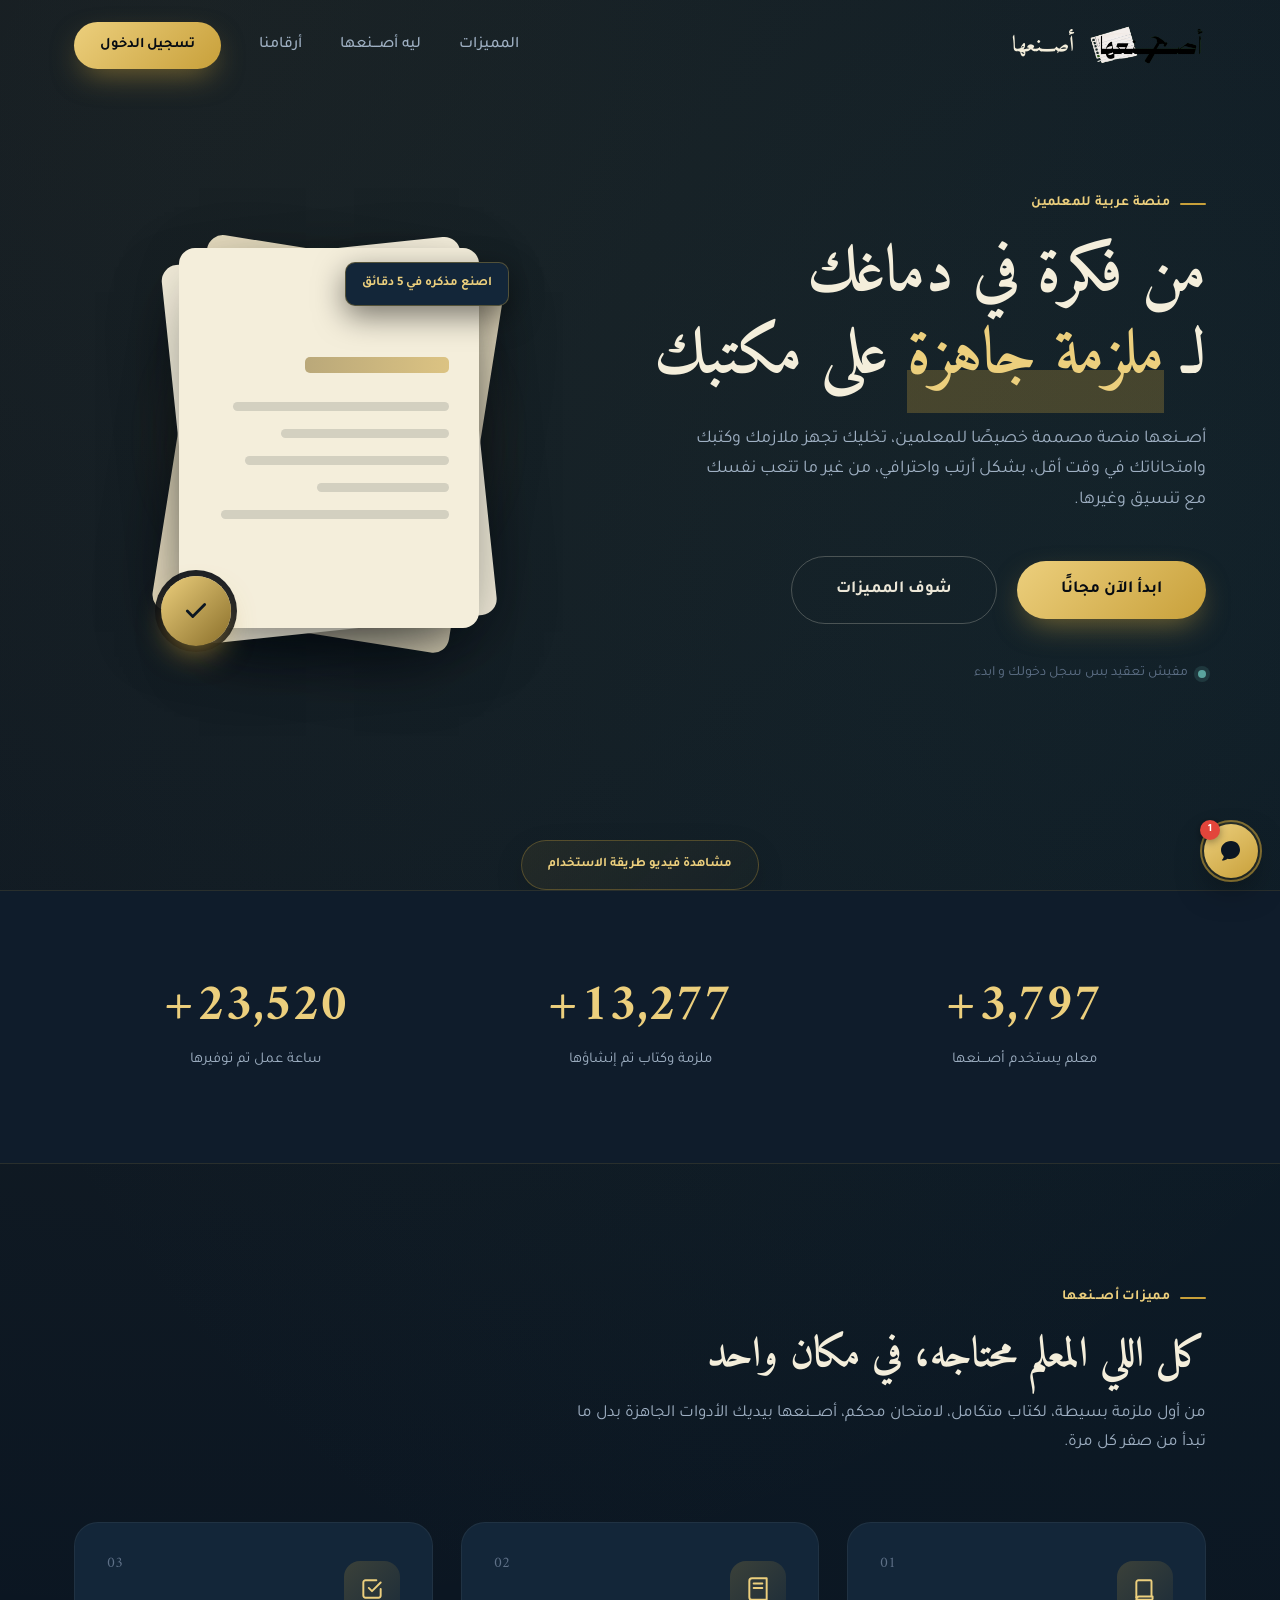
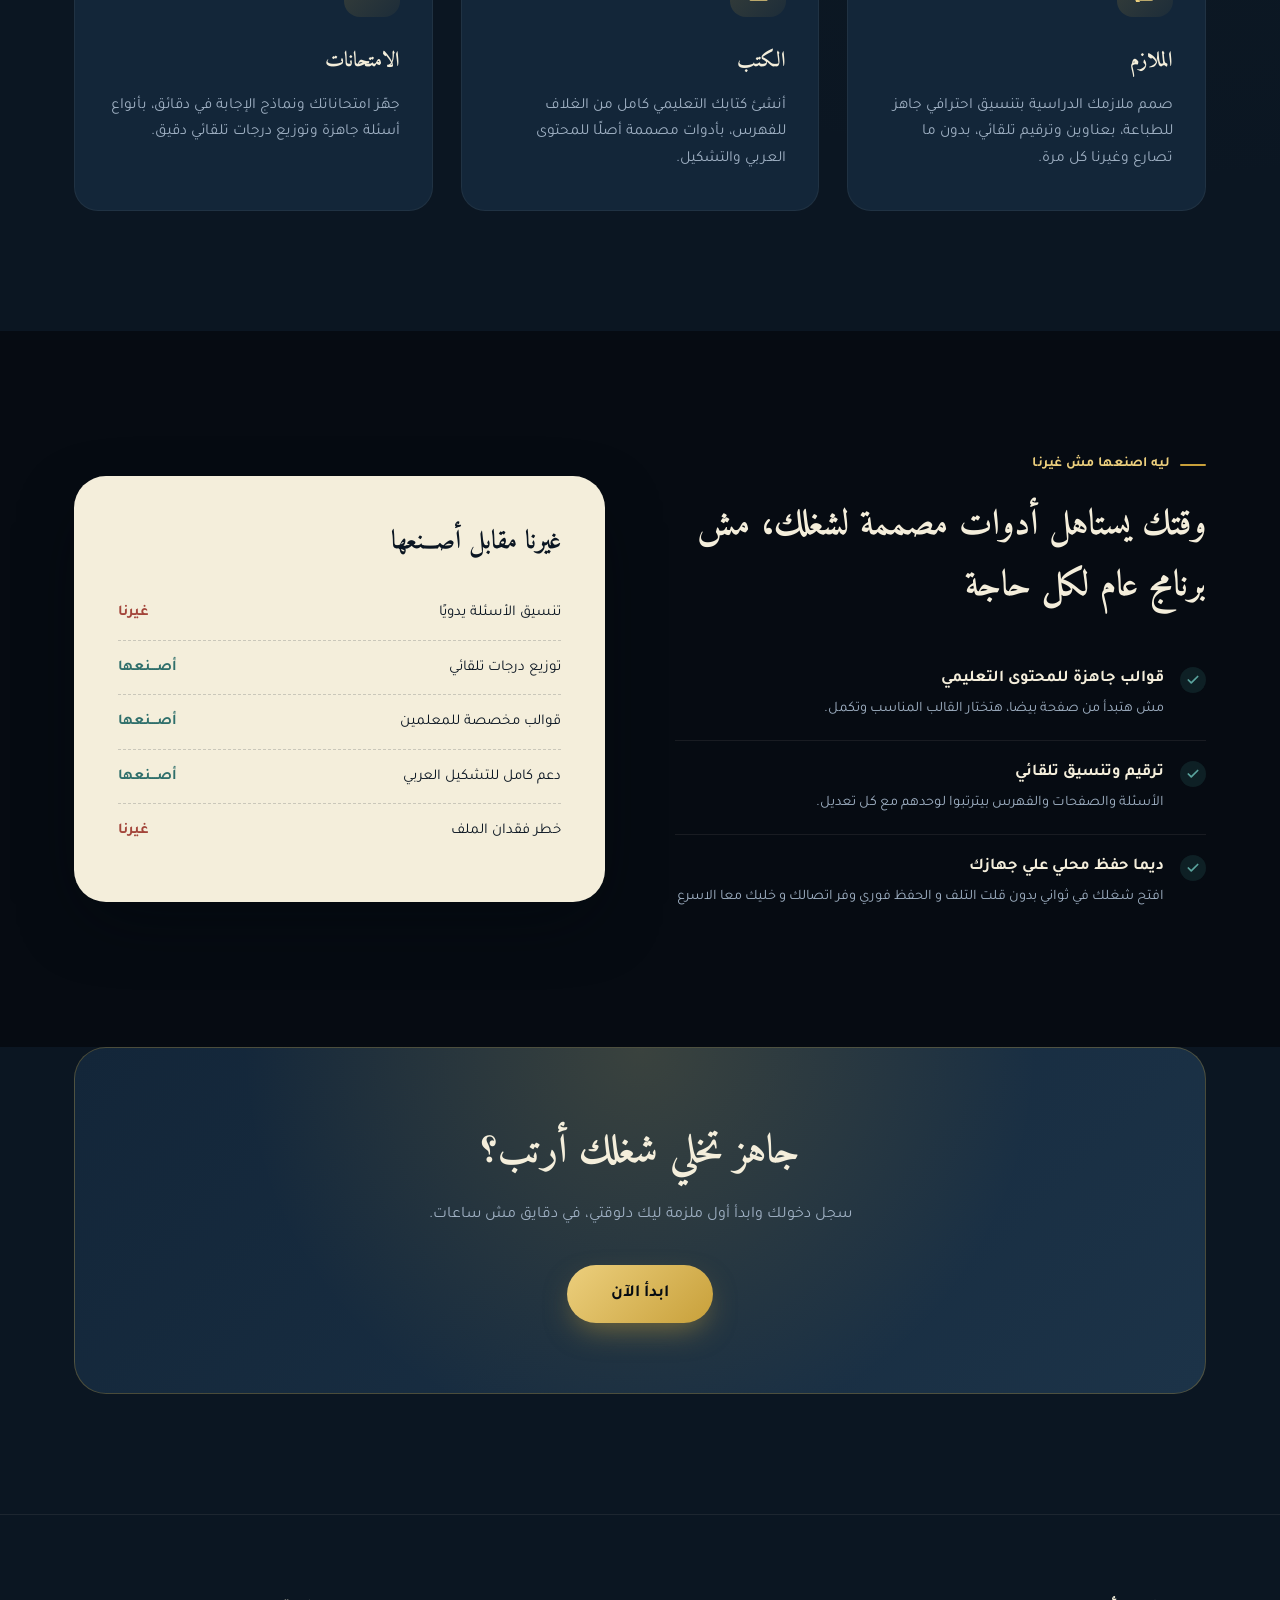
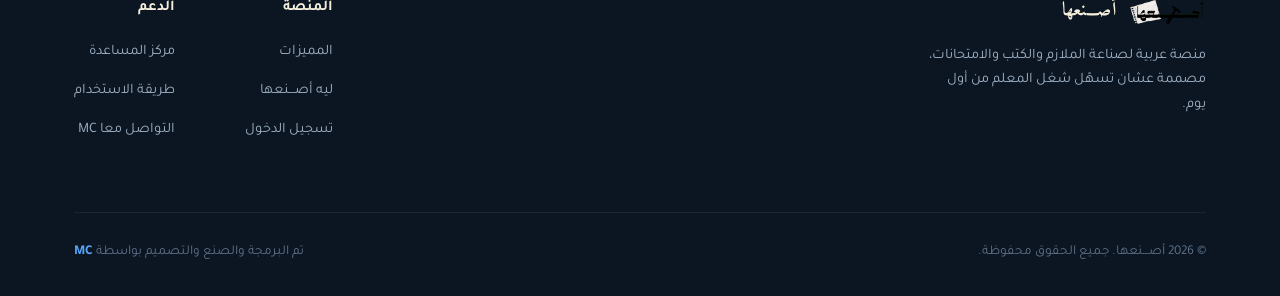
<file: index.html>
<!DOCTYPE html>
<html lang="ar" dir="rtl">
<head>
<meta charset="UTF-8">
<meta name="viewport" content="width=device-width, initial-scale=1.0">
<title>أصـــنعها</title>
<meta name="description" content="أصـــنعها منصة تعليمية تساعد المعلمين على تصميم الملازم والكتب والامتحانات بسهولة واحترافية، أسرع وأرتب من وغيرها.">
<link rel="icon" href="img/fav.png" type="image/png">
<link rel="stylesheet" href="one.css">
</head>
<body>

<header class="site-header" id="siteHeader">
  <div class="container nav-row">
    <a href="#" class="brand">
      <img src="img/logo.png" alt="أصـــنعها" class="logo-img">
      <span class="brand-name brand-word">أصـــنعها</span>
    </a>
    <nav class="nav-links" id="navLinks">
      <a href="#features">المميزات</a>
      <a href="#why">ليه أصـــنعها</a>
      <a href="#stats">أرقامنا</a>
      <a href="login/info.html" class="btn btn-primary" style="padding:11px 26px;font-size:14.5px">تسجيل الدخول</a>
    </nav>
    <button class="nav-burger" id="navBurger" aria-label="فتح القائمة">
      <span></span><span></span><span></span>
    </button>
  </div>
</header>

<main>

  <section class="hero">
    <div class="container hero-grid">
      <div>
        <div class="eyebrow" data-reveal>منصة عربية للمعلمين</div>
        <h1 data-reveal>من فكرة في دماغك<br>لـ <em>ملزمة جاهزة</em> على مكتبك</h1>
        <p class="lead" data-reveal>أصـــنعها منصة مصممة خصيصًا للمعلمين، تخليك تجهز ملازمك وكتبك وامتحاناتك في وقت أقل، بشكل أرتب واحترافي، من غير ما تتعب نفسك مع تنسيق وغيرها.</p>
        <div class="hero-actions" data-reveal>
          <button class="btn btn-primary btn-lg" data-goto-login>ابدأ الآن مجانًا</button>
          <a href="#features" class="btn btn-ghost btn-lg">شوف المميزات</a>
        </div>
        <div class="hero-note" data-reveal>
          <span class="dot"></span>
         مفيش تعقيد بس سجل دخولك و ابدء
        </div>
      </div>

      <div class="hero-visual">
        <div class="ink-swirl"></div>
        <div class="paper-stack">
          <div class="paper paper-3"></div>
          <div class="paper paper-2"></div>
          <div class="paper paper-1">
            <span class="line title"></span>
            <span class="line w-90"></span>
            <span class="line w-70"></span>
            <span class="line w-85"></span>
            <span class="line w-55"></span>
            <span class="line w-95"></span>
          </div>
          <div class="seal">
            <svg viewBox="0 0 24 24" width="26" height="26" fill="none" stroke="#0b1622" stroke-width="2.6" stroke-linecap="round" stroke-linejoin="round">
              <path d="M4 12l5 5L20 6"></path>
            </svg>
          </div>
          <div class="hero-float-tag">اصنع مذكره في 5 دقائق</div>
        </div>
      </div>
    </div>
  </section>
<a href="../more/how.html" class="how-to-btn">
    <span>مشاهدة فيديو طريقة الاستخدام</span>
</a>
  <section class="stats-section" id="stats">
    <div class="container">
      <div class="stats-grid" id="statsGrid"></div>
    </div>
  </section>

  <section class="section" id="features">
    <div class="container">
      <div class="section-head" data-reveal>
        <div class="eyebrow">مميزات أصـــنعها</div>
        <h2>كل اللي المعلم محتاجه، في مكان واحد</h2>
        <p>من أول ملزمة بسيطة، لكتاب متكامل، لامتحان محكم، أصـــنعها بيديك الأدوات الجاهزة بدل ما تبدأ من صفر كل مرة.</p>
      </div>

      <div class="features-grid" data-reveal-group>
        <div class="feature-card" data-reveal style="--i:0">
          <span class="feature-index">01</span>
          <div class="feature-icon">
            <svg width="26" height="26" viewBox="0 0 24 24" fill="none" stroke="currentColor" stroke-width="1.8" stroke-linecap="round" stroke-linejoin="round">
              <path d="M4 19.5V6a2 2 0 0 1 2-2h11a1 1 0 0 1 1 1v13"></path>
              <path d="M4 19.5A2.5 2.5 0 0 0 6.5 22H18a1 1 0 0 0 1-1v-2H6.5a2.5 2.5 0 0 0 0 5"></path>
            </svg>
          </div>
          <h3>الملازم</h3>
          <p>صمم ملازمك الدراسية بتنسيق احترافي جاهز للطباعة، بعناوين وترقيم تلقائي، بدون ما تصارع وغيرنا كل مرة.</p>
        </div>

        <div class="feature-card" data-reveal style="--i:1">
          <span class="feature-index">02</span>
          <div class="feature-icon">
            <svg width="26" height="26" viewBox="0 0 24 24" fill="none" stroke="currentColor" stroke-width="1.8" stroke-linecap="round" stroke-linejoin="round">
              <path d="M6.5 2H20v20H6.5A2.5 2.5 0 0 1 4 19.5v-15A2.5 2.5 0 0 1 6.5 2Z"></path>
              <path d="M8 7h8M8 11h8"></path>
            </svg>
          </div>
          <h3>الكتب</h3>
          <p>أنشئ كتابك التعليمي كامل من الغلاف للفهرس، بأدوات مصممة أصلًا للمحتوى العربي والتشكيل.</p>
        </div>

        <div class="feature-card" data-reveal style="--i:2">
          <span class="feature-index">03</span>
          <div class="feature-icon">
            <svg width="26" height="26" viewBox="0 0 24 24" fill="none" stroke="currentColor" stroke-width="1.8" stroke-linecap="round" stroke-linejoin="round">
              <path d="M9 11l3 3 8-8"></path>
              <path d="M20 12v6a2 2 0 0 1-2 2H6a2 2 0 0 1-2-2V6a2 2 0 0 1 2-2h10"></path>
            </svg>
          </div>
          <h3>الامتحانات</h3>
          <p>جهّز امتحاناتك ونماذج الإجابة في دقائق، بأنواع أسئلة جاهزة وتوزيع درجات تلقائي دقيق.</p>
        </div>
      </div>
    </div>
  </section>

  <section class="section why-section" id="why">
    <div class="container why-grid">
      <div>
        <div class="eyebrow" data-reveal="right">ليه اصنعها مش غيرنا</div>
        <h2 style="font-size:clamp(26px,3.6vw,36px);margin-bottom:30px" data-reveal="right">وقتك يستاهل أدوات مصممة لشغلك، مش برنامج عام لكل حاجة</h2>
        <ul class="why-list">
          <li data-reveal="right">
            <span class="why-check">
              <svg width="14" height="14" viewBox="0 0 24 24" fill="none" stroke="currentColor" stroke-width="3" stroke-linecap="round" stroke-linejoin="round"><path d="M4 12l5 5L20 6"></path></svg>
            </span>
            <div>
              <h4>قوالب جاهزة للمحتوى التعليمي</h4>
              <p>مش هتبدأ من صفحة بيضا، هتختار القالب المناسب وتكمل.</p>
            </div>
          </li>
          <li data-reveal="right">
            <span class="why-check">
              <svg width="14" height="14" viewBox="0 0 24 24" fill="none" stroke="currentColor" stroke-width="3" stroke-linecap="round" stroke-linejoin="round"><path d="M4 12l5 5L20 6"></path></svg>
            </span>
            <div>
              <h4>ترقيم وتنسيق تلقائي</h4>
              <p>الأسئلة والصفحات والفهرس بيترتبوا لوحدهم مع كل تعديل.</p>
            </div>
          </li>
          <li data-reveal="right">
            <span class="why-check">
              <svg width="14" height="14" viewBox="0 0 24 24" fill="none" stroke="currentColor" stroke-width="3" stroke-linecap="round" stroke-linejoin="round"><path d="M4 12l5 5L20 6"></path></svg>
            </span>
            <div>
              <h4>ديما حفظ محلي علي جهازك</h4>
              <p>افتح شغلك في ثواني بدون قلت التلف و الحفظ فوري وفر اتصالك و خليك معا الاسرع</p>
            </div>
          </li>
        </ul>
      </div>

      <div class="why-panel" data-reveal="left">
        <h3>غيرنا مقابل أصـــنعها</h3>
        <div class="compare-row">
          <span>تنسيق الأسئلة يدويًا</span>
          <span class="bad">غيرنا</span>
        </div>
        <div class="compare-row">
          <span>توزيع درجات تلقائي</span>
          <span class="good">أصـــنعها</span>
        </div>
        <div class="compare-row">
          <span>قوالب مخصصة للمعلمين</span>
          <span class="good">أصـــنعها</span>
        </div>
        <div class="compare-row">
          <span>دعم كامل للتشكيل العربي</span>
          <span class="good">أصـــنعها</span>
        </div>
        <div class="compare-row">
          <span>خطر فقدان الملف</span>
          <span class="bad">غيرنا</span>
        </div>
      </div>
    </div>
  </section>

  <section class="section" style="padding-top:0">
    <div class="container">
      <div class="cta-banner" data-reveal>
        <h2>جاهز تخلي شغلك أرتب؟</h2>
        <p>سجل دخولك وابدأ أول ملزمة ليك دلوقتي، في دقايق مش ساعات.</p>
        <button class="btn btn-primary btn-lg" data-goto-login>ابدأ الآن</button>
      </div>
    </div>
  </section>

</main>

<footer class="site-footer">
  <div class="container">
    <div class="footer-top">
      <div class="footer-brand">
        <div class="brand">
          <img src="img/logo.png" alt="أصـــنعها" class="logo-img" style="height:30px;width:auto">
          <span class="brand-name brand-word" style="font-size:19px">أصـــنعها</span>
        </div>
        <p>منصة عربية لصناعة الملازم والكتب والامتحانات، مصممة عشان تسهّل شغل المعلم من أول يوم.</p>
      </div>
      <div class="footer-links">
        <div class="footer-col">
          <h5>المنصة</h5>
          <ul>
            <li><a href="#features">المميزات</a></li>
            <li><a href="#why">ليه أصـــنعها</a></li>
            <li><a href="login/info.html">تسجيل الدخول</a></li>
          </ul>
        </div>
        <div class="footer-col">
          <h5>الدعم</h5>
          <ul>
            <li><a href="../more/sup.html">مركز المساعدة</a></li>
            <li><a href="../more/how.html">طريقة الاستخدام</a></li>
            <li><a href="https://crstudio911.github.io/MC/" target="_blank" rel="noopener noreferrer">التواصل معا MC</a></li>
          </ul>
        </div>
      </div>
    </div>
    <div class="footer-bottom">
      <span>© 2026 أصـــنعها. جميع الحقوق محفوظة.</span>
      <span class="credit">تم البرمجة والصنع والتصميم بواسطة <a href="https://crstudio911.github.io/MC/" target="_blank" rel="noopener noreferrer">MC</a></span>
    </div>
  </div>
</footer>

<script src="one.js"></script>
</body>
</html>
</file>
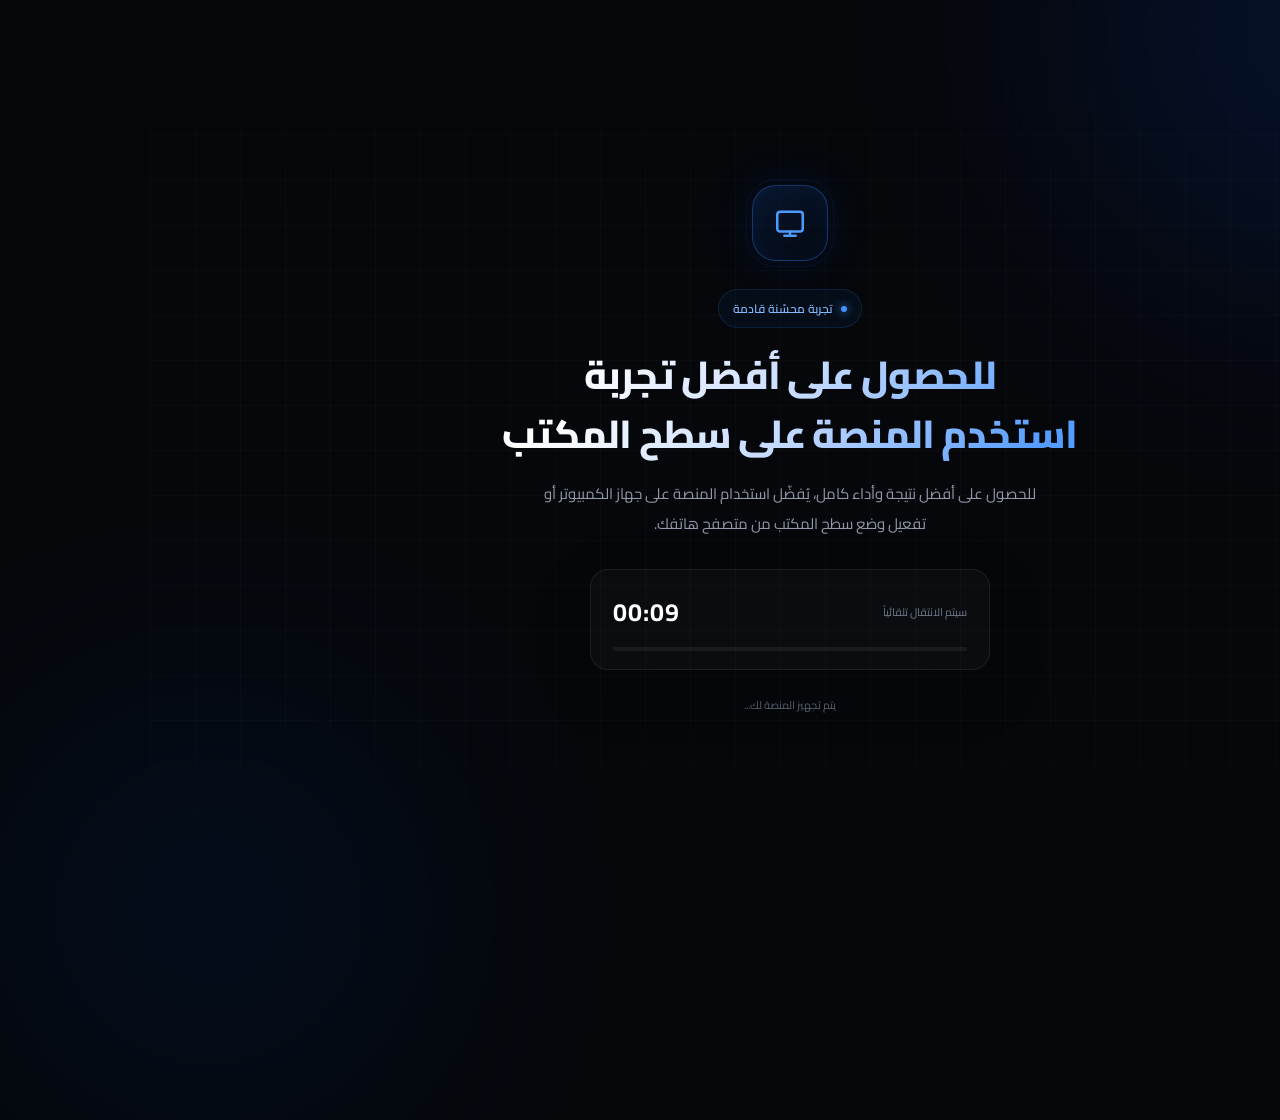
<file: login/info.html>
<!DOCTYPE html>
<html lang="ar" dir="rtl">
<head>
<meta charset="UTF-8">
<meta name="viewport" content="width=device-width, initial-scale=1.0">
<title>احــــرص</title>
<style>
@import url('https://fonts.googleapis.com/css2?family=Cairo:wght@400;500;600;700;800&display=swap');

*{
    margin:0;
    padding:0;
    box-sizing:border-box;
}

html,body{
    width:100%;
    min-height:100%;
}

body{
    font-family:'Cairo',sans-serif;
    background:#05070b;
    color:#fff;
    min-height:100vh;
    display:flex;
    align-items:center;
    justify-content:center;
    overflow:hidden;
    position:relative;
}

body::before{
    content:"";
    position:absolute;
    width:500px;
    height:500px;
    background:#0755ff;
    opacity:.13;
    filter:blur(130px);
    border-radius:50%;
    top:-220px;
    right:-150px;
}

body::after{
    content:"";
    position:absolute;
    width:420px;
    height:420px;
    background:#0066ff;
    opacity:.08;
    filter:blur(130px);
    border-radius:50%;
    bottom:-220px;
    left:-150px;
}

.grid{
    position:absolute;
    inset:0;
    background-image:
        linear-gradient(rgba(255,255,255,.025) 1px,transparent 1px),
        linear-gradient(90deg,rgba(255,255,255,.025) 1px,transparent 1px);
    background-size:45px 45px;
    mask-image:linear-gradient(to bottom,transparent,#000 25%,#000 75%,transparent);
}

.container{
    width:min(92%,620px);
    position:relative;
    z-index:2;
    text-align:center;
    animation:show .9s ease forwards;
}

.icon{
    width:76px;
    height:76px;
    margin:0 auto 28px;
    border:1px solid rgba(50,130,255,.35);
    border-radius:24px;
    display:flex;
    align-items:center;
    justify-content:center;
    background:linear-gradient(145deg,rgba(20,70,150,.25),rgba(5,10,20,.75));
    box-shadow:0 0 45px rgba(0,91,255,.12),inset 0 0 25px rgba(30,120,255,.05);
    position:relative;
}

.icon::before{
    content:"";
    position:absolute;
    inset:-7px;
    border-radius:30px;
    border:1px solid rgba(30,120,255,.08);
}

.icon svg{
    width:34px;
    height:34px;
    fill:none;
    stroke:#4d9aff;
    stroke-width:1.8;
    stroke-linecap:round;
    stroke-linejoin:round;
}

.badge{
    display:inline-flex;
    align-items:center;
    gap:8px;
    padding:7px 14px;
    border-radius:30px;
    background:rgba(20,90,190,.08);
    border:1px solid rgba(60,140,255,.15);
    color:#82b8ff;
    font-size:12px;
    font-weight:600;
    margin-bottom:18px;
}

.badge span{
    width:6px;
    height:6px;
    border-radius:50%;
    background:#4293ff;
    box-shadow:0 0 10px #4293ff;
    animation:pulse 1.5s infinite;
}

h1{
    font-size:clamp(25px,5vw,39px);
    line-height:1.5;
    font-weight:800;
    letter-spacing:-.8px;
    margin-bottom:16px;
    background:linear-gradient(120deg,#fff 15%,#c8dcff 50%,#559cff 90%);
    -webkit-background-clip:text;
    background-clip:text;
    color:transparent;
}

.description{
    color:#929aaa;
    font-size:clamp(13px,2vw,15px);
    line-height:2;
    max-width:500px;
    margin:0 auto 30px;
}

.timer-box{
    width:100%;
    max-width:400px;
    margin:auto;
    padding:18px 22px;
    border:1px solid rgba(255,255,255,.07);
    background:rgba(255,255,255,.025);
    backdrop-filter:blur(15px);
    -webkit-backdrop-filter:blur(15px);
    border-radius:18px;
    box-shadow:0 20px 60px rgba(0,0,0,.2);
}

.timer-top{
    display:flex;
    align-items:center;
    justify-content:space-between;
    color:#70798a;
    font-size:11px;
    margin-bottom:12px;
}

.timer{
    color:#fff;
    font-size:25px;
    font-weight:700;
    direction:ltr;
    letter-spacing:1px;
}

.progress{
    width:100%;
    height:4px;
    background:rgba(255,255,255,.06);
    border-radius:10px;
    overflow:hidden;
}

.progress-bar{
    width:100%;
    height:100%;
    border-radius:10px;
    background:linear-gradient(90deg,#176cff,#64a9ff);
    transform-origin:right;
    animation:countdown 10s linear forwards;
    box-shadow:0 0 15px rgba(45,130,255,.5);
}

.note{
    margin-top:25px;
    color:#5e6674;
    font-size:11px;
}

@keyframes countdown{
    from{transform:scaleX(1)}
    to{transform:scaleX(0)}
}

@keyframes pulse{
    0%,100%{opacity:1;transform:scale(1)}
    50%{opacity:.4;transform:scale(.7)}
}

@keyframes show{
    from{opacity:0;transform:translateY(20px)}
    to{opacity:1;transform:translateY(0)}
}

@media(max-width:600px){
    body{
        padding:20px;
    }

    .container{
        width:100%;
    }

    .icon{
        width:68px;
        height:68px;
        border-radius:21px;
        margin-bottom:23px;
    }

    .icon svg{
        width:30px;
        height:30px;
    }

    .badge{
        font-size:10px;
        padding:6px 12px;
        margin-bottom:14px;
    }

    h1{
        font-size:24px;
        line-height:1.6;
        padding:0 8px;
    }

    .description{
        font-size:12px;
        line-height:2;
        padding:0 10px;
        margin-bottom:25px;
    }

    .timer-box{
        padding:16px;
        border-radius:16px;
    }

    .timer{
        font-size:22px;
    }

    .note{
        font-size:10px;
    }
}

@media(max-height:650px){
    .icon{
        margin-bottom:15px;
    }

    .badge{
        margin-bottom:10px;
    }

    h1{
        margin-bottom:8px;
    }

    .description{
        margin-bottom:15px;
    }

    .note{
        margin-top:12px;
    }
}
</style>
</head>

<body>

<div class="grid"></div>

<main class="container">
    <div class="icon">
        <svg viewBox="0 0 24 24">
            <rect x="3" y="4" width="18" height="14" rx="2"></rect>
            <path d="M8 21h8"></path>
            <path d="M12 18v3"></path>
        </svg>
    </div>

    <div class="badge">
        <span></span>
        تجربة محسّنة قادمة
    </div>

    <h1>للحصول على أفضل تجربة<br>استخدم المنصة على سطح المكتب</h1>

    <p class="description">
        للحصول على أفضل نتيجة وأداء كامل، يُفضّل استخدام المنصة
        على جهاز الكمبيوتر أو تفعيل وضع سطح المكتب من متصفح هاتفك.
    </p>

    <div class="timer-box">
        <div class="timer-top">
            <span>سيتم الانتقال تلقائياً</span>
            <span class="timer" id="timer">00:10</span>
        </div>
        <div class="progress">
            <div class="progress-bar"></div>
        </div>
    </div>

    <div class="note">يتم تجهيز المنصة لك...</div>
</main>

<script>
let seconds = 10;
const timer = document.getElementById("timer");

const countdown = setInterval(() => {
    seconds--;

    timer.textContent = `00:${String(seconds).padStart(2, "0")}`;

    if (seconds <= 0) {
        clearInterval(countdown);
        window.location.href = "login.html";
    }
}, 1000);
</script>

</body>
</html>
</file>
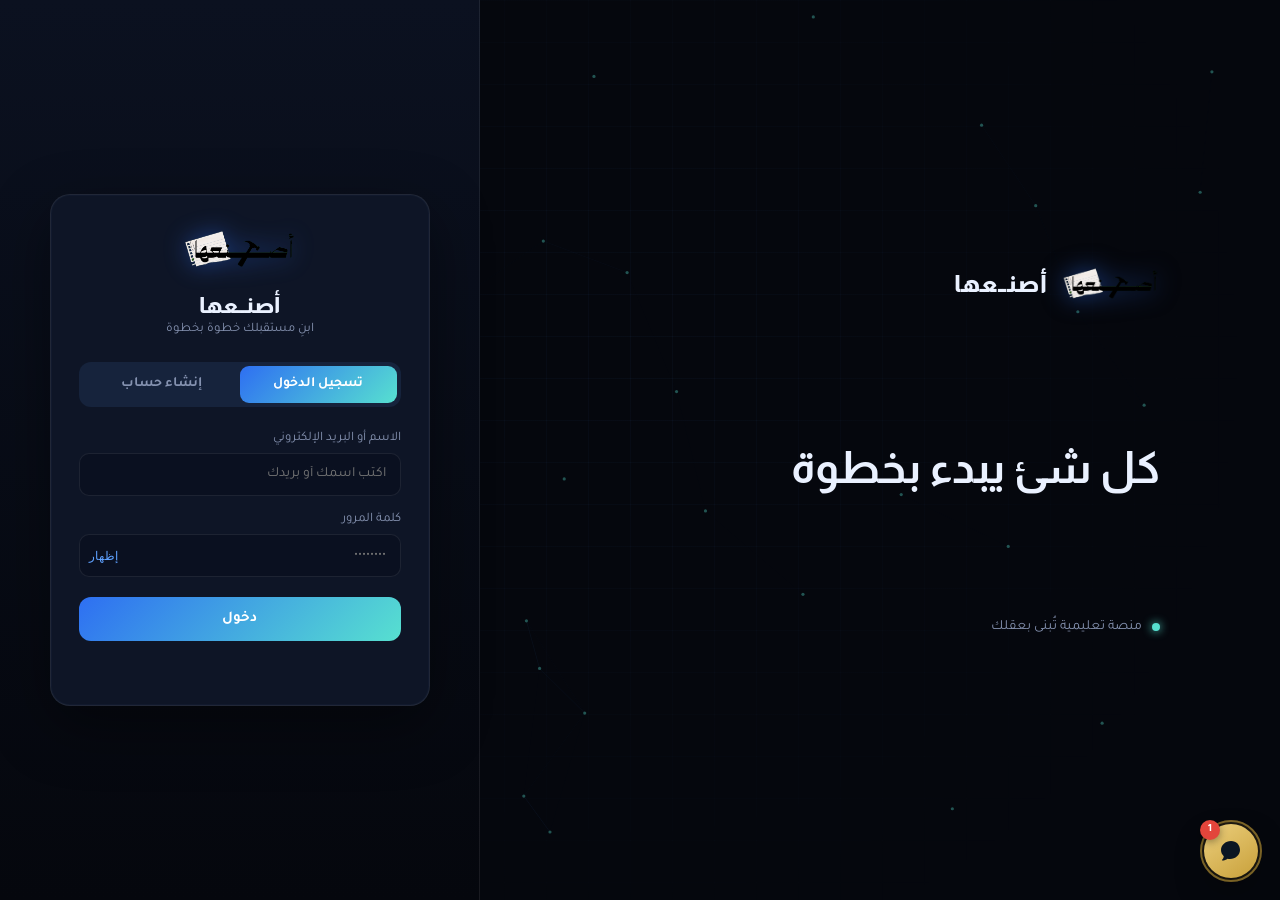
<file: login/login.html>
<!DOCTYPE html>
<html lang="ar" dir="rtl">
<head>
<meta charset="UTF-8">
<meta name="viewport" content="width=device-width, initial-scale=1.0">
<title>أصنــعها | تسجيل الدخول</title>
<link rel="icon" type="image/png" href="../img/fav.png">
<link rel="preconnect" href="https://fonts.googleapis.com">
<link rel="preconnect" href="https://fonts.gstatic.com" crossorigin>
<link href="https://fonts.googleapis.com/css2?family=Almarai:wght@400;700;800&family=Tajawal:wght@300;400;500;700&display=swap" rel="stylesheet">
<link rel="stylesheet" href="login.css">
</head>
<body>

<canvas id="bg-canvas"></canvas>
<div class="grid-overlay"></div>

<div class="page">

  <section class="showcase">
    <div class="showcase-inner">
      <div class="brand">
        <img src="../img/logo.png" alt="أصنعها" class="brand-logo">
        <span class="brand-name">أصنــعها</span>
      </div>
      <div id="phraseStage" class="phrase-stage" aria-live="polite"></div>
      <div class="showcase-footer">
        <span class="dot"></span>
        <span>منصة تعليمية تُبنى بعقلك</span>
      </div>
    </div>
  </section>

  <section class="auth">
    <div class="auth-card">

      <div class="auth-head">
        <img src="../img/logo.png" alt="أصنعها" class="auth-logo">
        <h1>أصنــعها</h1>
        <p class="auth-sub">ابنِ مستقبلك خطوة بخطوة</p>
      </div>

      <div class="tabs" role="tablist">
        <button class="tab active" data-tab="login" type="button">تسجيل الدخول</button>
        <button class="tab" data-tab="register" type="button">إنشاء حساب</button>
        <span class="tab-glider"></span>
      </div>

      <form id="formLogin" class="auth-form active" autocomplete="off" novalidate>
        <div class="field">
          <label for="loginId">الاسم أو البريد الإلكتروني</label>
          <input id="loginId" name="loginId" type="text" placeholder="اكتب اسمك أو بريدك" required>
        </div>
        <div class="field">
          <label for="loginPass">كلمة المرور</label>
          <div class="pass-wrap">
            <input id="loginPass" name="loginPass" type="password" placeholder="••••••••" required>
            <button type="button" class="pass-toggle" data-target="loginPass">إظهار</button>
          </div>
        </div>
        <button type="submit" class="btn-primary" id="loginSubmit">
          <span class="btn-label">دخول</span>
          <span class="btn-loader"></span>
        </button>
      </form>

      <form id="formRegister" class="auth-form" autocomplete="off" novalidate>
        <div class="field">
          <label for="regName">الاسم بالكامل</label>
          <input id="regName" name="regName" type="text" placeholder="أســمك" required minlength="3">
        </div>
        <div class="field">
          <label for="regEmail">البريد الإلكتروني <span class="optional">(اختياري)</span></label>
          <input id="regEmail" name="regEmail" type="email" placeholder="example@mail.com">
        </div>
        <div class="field">
          <label for="regPass">كلمة المرور</label>
          <div class="pass-wrap">
            <input id="regPass" name="regPass" type="password" placeholder="8 أحرف على الأقل" required minlength="8">
            <button type="button" class="pass-toggle" data-target="regPass">إظهار</button>
          </div>
        </div>
        <div class="field">
          <label for="regPass2">تأكيد كلمة المرور</label>
          <div class="pass-wrap">
            <input id="regPass2" name="regPass2" type="password" placeholder="أعد كتابة كلمة المرور" required minlength="8">
            <button type="button" class="pass-toggle" data-target="regPass2">إظهار</button>
          </div>
        </div>

        <div class="field">
          <label>الصورة الشخصية</label>
          <div class="avatar-picker">
            <label class="avatar-option">
              <input type="radio" name="avatarChoice" value="pro1" checked>
              <img src="../img/pro1.png" alt="صورة افتراضية 1">
            </label>
            <label class="avatar-option">
              <input type="radio" name="avatarChoice" value="pro2">
              <img src="../img/pro2.png" alt="صورة افتراضية 2">
            </label>
            <label class="avatar-option avatar-upload">
              <input type="radio" name="avatarChoice" value="upload">
              <img id="uploadPreview" src="../img/pro1.png" alt="رفع صورة">
              <span class="upload-plus">+</span>
            </label>
            <input type="file" id="avatarFile" accept="image/*" hidden>
          </div>
        </div>

        <button type="submit" class="btn-primary" id="registerSubmit">
          <span class="btn-label">إنشاء الحساب</span>
          <span class="btn-loader"></span>
        </button>
      </form>

      <p id="formMessage" class="form-message"></p>

    </div>
  </section>

</div>

<script src="login.js"></script>
</body>
</html>
</file>
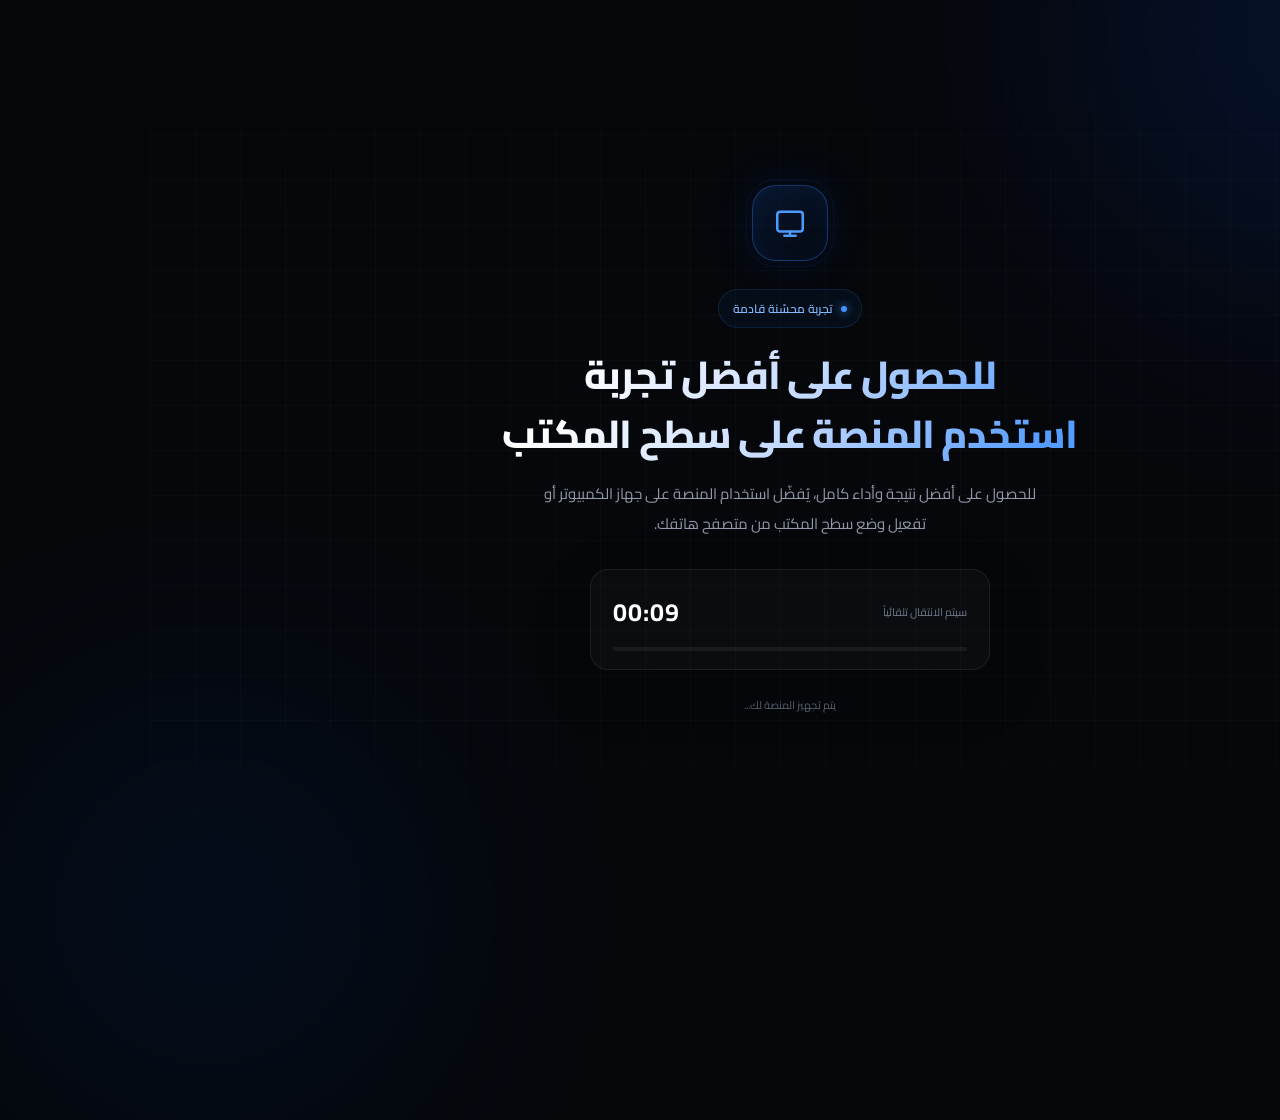
<file: main/main.html>
<!DOCTYPE html>
<html lang="ar" dir="rtl">
<head>
<meta charset="UTF-8">
<meta name="viewport" content="width=device-width, initial-scale=1.0">
<title>أصنــعها | الرئيسية</title>
<link rel="icon" type="image/png" href="../img/fav.png">
<link rel="preconnect" href="https://fonts.googleapis.com">
<link rel="preconnect" href="https://fonts.gstatic.com" crossorigin>
<link href="https://fonts.googleapis.com/css2?family=Almarai:wght@400;700;800&family=Tajawal:wght@300;400;500;700&display=swap" rel="stylesheet">
<link rel="stylesheet" href="main.css">
</head>
<body>

<canvas id="bgCanvas"></canvas>

<div id="whatsappModal" class="modal-overlay hidden">
  <div class="modal-box wa-modal-box">
    <button class="modal-close" id="waModalClose">&times;</button>
    <h2 class="wa-modal-title">قنوات الواتساب</h2>
    <div id="waChannelsList" class="wa-channels-list"></div>
  </div>
</div>

<div id="sessionLoader" class="session-loader">
  <div class="loader-ring"></div>
  <p>جاري التحقق من الجلسة...</p>
</div>

<div id="closedScreen" class="closed-screen hidden">
  <div class="closed-card">
    <p id="closedMessage"></p>
  </div>
</div>

<div id="app" class="app hidden">

  <header class="topbar">
    <div class="left-cluster">
      <button class="icon-btn logout-btn" id="logoutBtn" title="تسجيل الخروج">
        <svg viewBox="0 0 24 24"><path d="M16 17l5-5-5-5M21 12H9M13 3H6a2 2 0 0 0-2 2v14a2 2 0 0 0 2 2h7"/></svg>
      </button>

      <button class="whatsapp-expand-btn" id="whatsappBtn">
        <span class="wa-glow"></span>
        <span class="wa-inner">
          <img class="wa-icon" src="../img/wa.png" alt="">
          <span class="wa-text">انضم لقناة الواتساب الآن</span>
        </span>
      </button>
    </div>

    <div class="brand-block">
      <img src="../img/logo.png" alt="أصنعها" class="brand-logo">
      <span class="brand-name">أصنــعها</span>
    </div>

    <div class="topbar-cluster">
      <a href="../more/sup.html" class="icon-btn support-btn" title="الدعم الفني">
        <svg viewBox="0 0 24 24"><path d="M4 13v-1a8 8 0 0 1 16 0v1"/><path d="M2 16a2 2 0 0 1 2-2h1a1 1 0 0 1 1 1v4a1 1 0 0 1-1 1H4a2 2 0 0 1-2-2v-2Z"/><path d="M22 16a2 2 0 0 0-2-2h-1a1 1 0 0 0-1 1v4a1 1 0 0 0 1 1h1a2 2 0 0 0 2-2v-2Z"/><path d="M18 19a6 6 0 0 1-6 3"/></svg>
      </a>

      <div class="user-chip" id="userChip">
        <span class="avatar-ring" id="avatarRing">
          <img id="userAvatar" src="../img/pro1.png" alt="">
        </span>
        <div class="user-meta">
          <span class="user-name-row">
            <span id="userName" class="user-name">--</span>
            <img id="ownBadge" class="own-badge-inline hidden" src="../img/abro.png" alt="">
          </span>
          <span id="userBadge" class="user-badge hidden"></span>
        </div>
      </div>

      <a href="../more/pro.html" class="icon-btn pro-btn" title="الترقية">
        <svg viewBox="0 0 24 24"><path d="M5 19h14M5 19l-1-9 5 3 3-6 3 6 5-3-1 9"/></svg>
      </a>

      <div class="cash-chip">
        <svg viewBox="0 0 24 24"><path d="M3 7a2 2 0 0 1 2-2h13a1 1 0 0 1 1 1v2M3 7v10a2 2 0 0 0 2 2h15a1 1 0 0 0 1-1v-7a1 1 0 0 0-1-1H8m0 0h13"/><circle cx="16.5" cy="12.5" r="1.2" fill="currentColor" stroke="none"/></svg>
        <span id="userCash">0</span>
        <span class="cash-unit">ج.م</span>
      </div>

      <a href="../more/don.html" class="donate-btn" title="Donate">
        <svg viewBox="0 0 24 24"><path d="M12 21s-7-4.35-9.5-8.5C.5 8.5 3 5 6.5 5c2 0 3.5 1.2 4.5 2.6C12 6.2 13.5 5 15.5 5 19 5 21.5 8.5 19.5 12.5 17 16.65 12 21 12 21Z"/></svg>
        <span>Donate</span>
      </a>
    </div>
  </header>

  <div id="storageBanner" class="storage-banner hidden">
    <span>التخزين مش شغال دلوقتي، مينفعش تنشئ مشروع جديد غير لما يشتغل</span>
    <button id="bannerReconnectBtn">إعادة الاتصال</button>
  </div>

  <nav class="tabs-nav">
    <button class="tab-btn active" data-tab="overview">نظرة عامة</button>
    <button class="tab-btn" data-tab="posts">المنشورات</button>
    <button class="tab-btn" data-tab="storage">التخزين</button>
  </nav>

  <div id="infoMessageBanner" class="info-message-banner hidden">
    <svg viewBox="0 0 24 24" fill="none">
      <circle cx="12" cy="12" r="10" stroke="currentColor" stroke-width="2"/>
      <circle cx="12" cy="7.7" r="1.35" fill="currentColor" stroke="none"/>
      <rect x="10.85" y="10.8" width="2.3" height="7" rx="1.15" fill="currentColor" stroke="none"/>
    </svg>
    <p id="infoMessageText"></p>
  </div>

  <main class="content">

    <section class="tab-panel active" id="tab-overview">
      <div class="grid-overview">

        <div class="card wide-card">
          <h2>نظرة عامة على حسابك</h2>
          <div class="overview-grid">
            <div class="overview-item">
              <span class="ov-label">الاسم</span>
              <span class="ov-value" id="ovName">--</span>
            </div>
            <div class="overview-item">
              <span class="ov-label">البريد الإلكتروني</span>
              <span class="ov-value" id="ovEmail">--</span>
            </div>
            <div class="overview-item">
              <span class="ov-label">الخطة الحالية</span>
              <span class="ov-value" id="ovRule">--</span>
            </div>
            <div class="overview-item">
              <span class="ov-label">الرصيد</span>
              <span class="ov-value" id="ovCash">--</span>
            </div>
            <div class="overview-item">
              <span class="ov-label">تاريخ الانضمام</span>
              <span class="ov-value" id="ovJoin">--</span>
            </div>
            <div class="overview-item">
              <span class="ov-label">آخر ظهور</span>
              <span class="ov-value" id="ovLastUse">--</span>
            </div>
          </div>
        </div>

        <a href="../work/work.html" class="card action-card" id="newProjectCard">
          <div class="action-icon">
            <svg viewBox="0 0 24 24"><path d="M12 5v14M5 12h14"/></svg>
          </div>
          <div>
            <h3>إنشاء مشروع جديد</h3>
            <p>ابدأ مشروعك الآن وابنِ فكرتك خطوة بخطوة</p>
            <p class="storage-note">لازم تتأكد إن التخزين شغال من تاب "التخزين" الأول</p>
          </div>
        </a>

      </div>
    </section>

    <section class="tab-panel" id="tab-posts">
      <div class="composer card">
        <div class="composer-top">
          <img id="composerAvatar" class="composer-avatar" src="../img/pro1.png" alt="">
          <textarea id="postCaption" maxlength="300" placeholder="اكتب حاجة عايز تشاركها..."></textarea>
        </div>
        <div class="composer-bottom">
          <label class="attach-btn">
            <svg viewBox="0 0 24 24"><path d="M21 15V6a2 2 0 0 0-2-2H5a2 2 0 0 0-2 2v12a2 2 0 0 0 2 2h10m6-9-4.5 4.5L14 12l-6 6"/></svg>
            <span id="attachLabel">إضافة صورة</span>
            <input type="file" id="postImageInput" accept="image/*" hidden>
          </label>
          <button class="btn-primary" id="publishBtn">نشر</button>
        </div>
        <p id="composerMessage" class="composer-message"></p>
      </div>

      <div id="postsFeed" class="posts-feed"></div>
    </section>

    <section class="tab-panel" id="tab-storage">
      <div class="card storage-card">
        <div class="storage-status">
          <span id="storageDot" class="storage-dot"></span>
          <span id="storageStatusText">جاري الفحص...</span>
        </div>

        <p class="storage-hint">
          التخزين كله على جهازك بس، أنشئ فولدر أو مجلد جديد واختاره فقط.
        </p>

        <div class="storage-actions">
          <button class="btn-primary" id="connectStorageBtn">اختيار مجلد التخزين</button>
          <button class="btn-secondary hidden" id="clearStorageBtn">مسح كل البيانات</button>
        </div>

        <p id="storageUnsupported" class="storage-warning hidden">
          المتصفح ده مش بيدعم ميزة التخزين المحلي. استخدم Chrome أو Edge على الكمبيوتر.
        </p>
      </div>
    </section>

  </main>

</div>

<script src="main.js"></script>
</body>
</html>
</file>
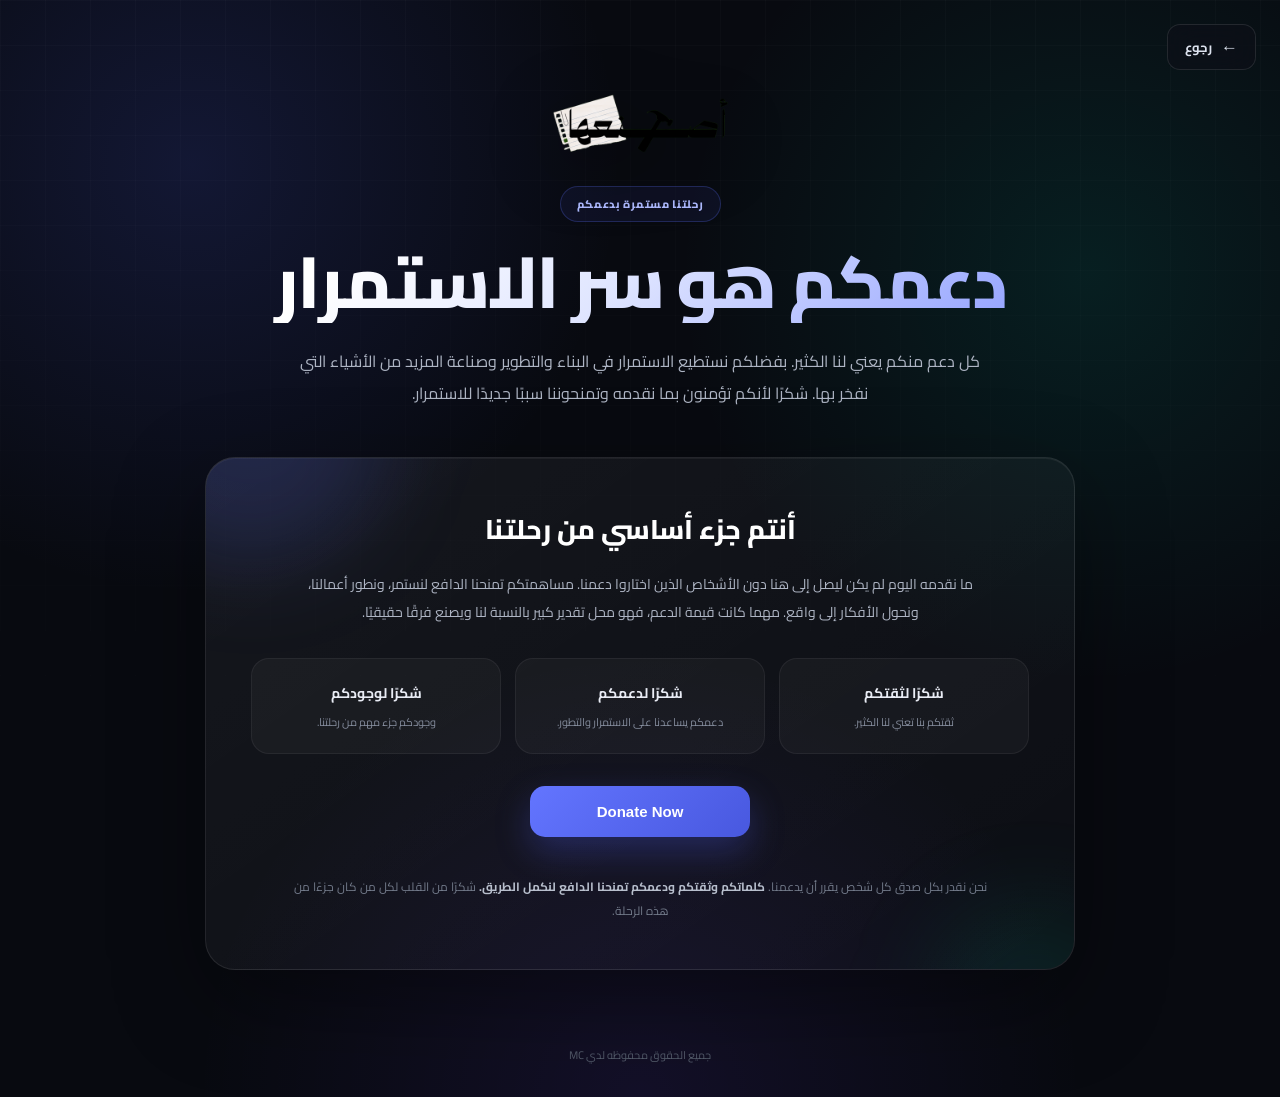
<file: more/don.html>
<!DOCTYPE html>
<html lang="ar" dir="rtl">
<head>
<meta charset="UTF-8">
<meta name="viewport" content="width=device-width, initial-scale=1.0">
<title>Donate Now</title>
<link rel="icon" type="image/png" href="../img/fav.png">

<style>
@import url('https://fonts.googleapis.com/css2?family=Cairo:wght@400;500;600;700;800&display=swap');

*{
    margin:0;
    padding:0;
    box-sizing:border-box;
}

html{
    scroll-behavior:smooth;
}

body{
    min-height:100vh;
    font-family:'Cairo',sans-serif;
    color:#fff;
    background:
        radial-gradient(circle at 15% 15%,rgba(76,94,240,.16),transparent 30%),
        radial-gradient(circle at 85% 25%,rgba(0,200,170,.11),transparent 30%),
        radial-gradient(circle at 50% 100%,rgba(120,70,255,.10),transparent 35%),
        #080a10;
    overflow-x:hidden;
}

body:before{
    content:"";
    position:fixed;
    inset:0;
    pointer-events:none;
    background:
        linear-gradient(rgba(255,255,255,.018) 1px,transparent 1px),
        linear-gradient(90deg,rgba(255,255,255,.018) 1px,transparent 1px);
    background-size:45px 45px;
    mask-image:linear-gradient(to bottom,black,transparent);
}

.back{
    position:fixed;
    top:24px;
    right:24px;
    z-index:50;
    display:flex;
    align-items:center;
    gap:9px;
    padding:10px 17px;
    border:1px solid rgba(255,255,255,.10);
    border-radius:13px;
    color:#dce2ee;
    background:rgba(13,16,24,.72);
    backdrop-filter:blur(15px);
    text-decoration:none;
    font-size:13px;
    font-weight:700;
    cursor:pointer;
    transition:.3s ease;
}

.back:hover{
    transform:translateY(-2px);
    border-color:rgba(255,255,255,.24);
    background:rgba(22,26,37,.9);
}

.back span{
    font-size:17px;
    line-height:1;
}

.page{
    display:none;
    min-height:100vh;
    animation:pageIn .55s ease forwards;
}

.page.active{
    display:block;
}

@keyframes pageIn{
    from{
        opacity:0;
        transform:translateY(14px);
    }
    to{
        opacity:1;
        transform:translateY(0);
    }
}

.container{
    position:relative;
    width:min(1050px,92%);
    margin:auto;
    padding:88px 0 55px;
    text-align:center;
}

.logo{
    width:185px;
    max-width:65vw;
    height:auto;
    display:block;
    object-fit:contain;
    margin:0 auto 27px;
    filter:drop-shadow(0 15px 35px rgba(0,0,0,.4));
    animation:logoFloat 4s ease-in-out infinite;
}

@keyframes logoFloat{
    0%,100%{transform:translateY(0)}
    50%{transform:translateY(-7px)}
}

.badge{
    display:inline-flex;
    align-items:center;
    padding:7px 16px;
    border:1px solid rgba(91,112,255,.25);
    border-radius:999px;
    background:rgba(77,94,220,.09);
    color:#aebaff;
    font-size:11px;
    font-weight:800;
    letter-spacing:.7px;
    margin-bottom:20px;
}

h1{
    max-width:850px;
    margin:auto;
    font-size:clamp(38px,7vw,72px);
    line-height:1.12;
    letter-spacing:-2.5px;
    font-weight:800;
    background:linear-gradient(135deg,#fff 15%,#dfe5ff 48%,#8c9cff 100%);
    -webkit-background-clip:text;
    background-clip:text;
    color:transparent;
}

.subtitle{
    max-width:690px;
    margin:22px auto 0;
    color:#aeb5c4;
    font-size:16px;
    line-height:2;
}

.support-card{
    position:relative;
    max-width:870px;
    margin:48px auto 0;
    padding:46px 45px;
    border:1px solid rgba(255,255,255,.09);
    border-radius:30px;
    background:linear-gradient(145deg,rgba(255,255,255,.055),rgba(255,255,255,.018));
    box-shadow:0 30px 90px rgba(0,0,0,.38),inset 0 1px 0 rgba(255,255,255,.05);
    backdrop-filter:blur(18px);
    overflow:hidden;
}

.support-card:before{
    content:"";
    position:absolute;
    width:270px;
    height:270px;
    top:-160px;
    left:-90px;
    border-radius:50%;
    background:rgba(92,112,255,.15);
    filter:blur(45px);
}

.support-card:after{
    content:"";
    position:absolute;
    width:220px;
    height:220px;
    bottom:-150px;
    right:-70px;
    border-radius:50%;
    background:rgba(0,207,177,.09);
    filter:blur(45px);
}

.card-content{
    position:relative;
    z-index:2;
}

.card-title{
    font-size:27px;
    font-weight:800;
    margin-bottom:16px;
}

.card-text{
    color:#aeb5c4;
    line-height:2;
    font-size:14px;
    max-width:680px;
    margin:auto;
}

.thanks{
    display:grid;
    grid-template-columns:repeat(3,1fr);
    gap:14px;
    margin:32px 0;
}

.thank-box{
    padding:21px 14px;
    border-radius:18px;
    background:rgba(255,255,255,.035);
    border:1px solid rgba(255,255,255,.06);
    transition:.3s ease;
}

.thank-box:hover{
    transform:translateY(-5px);
    background:rgba(255,255,255,.055);
    border-color:rgba(255,255,255,.12);
}

.thank-box strong{
    display:block;
    font-size:14px;
    color:#e9ecf5;
    margin-bottom:7px;
}

.thank-box span{
    display:block;
    color:#858d9d;
    font-size:11px;
    line-height:1.7;
}

.donate-btn{
    position:relative;
    display:inline-flex;
    align-items:center;
    justify-content:center;
    min-width:220px;
    padding:17px 30px;
    border:0;
    border-radius:15px;
    background:linear-gradient(135deg,#6375ff,#4858df);
    color:#fff;
    font-family:Arial,sans-serif;
    text-decoration:none;
    font-size:15px;
    font-weight:800;
    direction:ltr;
    box-shadow:0 14px 35px rgba(76,91,231,.30);
    overflow:hidden;
    cursor:pointer;
    transition:.3s ease;
}

.donate-btn:before{
    content:"";
    position:absolute;
    top:0;
    left:-100%;
    width:70%;
    height:100%;
    background:linear-gradient(90deg,transparent,rgba(255,255,255,.25),transparent);
    transform:skewX(-20deg);
    transition:.6s ease;
}

.donate-btn:hover{
    transform:translateY(-4px);
    box-shadow:0 20px 45px rgba(76,91,231,.40);
}

.donate-btn:hover:before{
    left:140%;
}

.donate-btn span{
    position:relative;
    z-index:2;
}

.bottom-message{
    margin:38px auto 0;
    max-width:700px;
    color:#737b8b;
    font-size:12px;
    line-height:2;
}

.bottom-message b{
    color:#b8bfcd;
}

.footer{
    padding:20px 0 32px;
    text-align:center;
    color:#555d6c;
    font-size:11px;
}

.payment-wrapper{
    width:min(760px,92%);
    margin:auto;
    padding:84px 0 55px;
}

.payment-header{
    text-align:center;
    margin-bottom:32px;
}

.payment-header .logo{
    width:155px;
    margin-bottom:27px;
}

.tag{
    display:inline-block;
    padding:7px 15px;
    border:1px solid rgba(93,111,255,.22);
    border-radius:999px;
    background:rgba(82,98,226,.08);
    color:#aeb9ff;
    font-size:10px;
    font-weight:800;
    margin-bottom:16px;
}

.payment-header h1{
    font-size:clamp(32px,6vw,50px);
    letter-spacing:-1.5px;
}

.payment-header p{
    color:#929aaa;
    font-size:13px;
    line-height:2;
    margin:15px auto 0;
    max-width:600px;
}

.payment-card{
    position:relative;
    padding:38px;
    border-radius:28px;
    border:1px solid rgba(255,255,255,.09);
    background:linear-gradient(145deg,rgba(255,255,255,.055),rgba(255,255,255,.018));
    box-shadow:0 30px 80px rgba(0,0,0,.4);
    backdrop-filter:blur(18px);
    overflow:hidden;
}

.payment-card:before{
    content:"";
    position:absolute;
    width:240px;
    height:240px;
    left:-120px;
    top:-120px;
    border-radius:50%;
    background:rgba(76,94,240,.13);
    filter:blur(35px);
}

.section{
    position:relative;
    z-index:2;
}

.method{
    display:flex;
    align-items:center;
    gap:15px;
    padding:19px;
    border:1px solid rgba(255,255,255,.07);
    border-radius:18px;
    background:rgba(255,255,255,.025);
    margin-bottom:29px;
}

.method-icon{
    width:44px;
    height:44px;
    flex:0 0 44px;
    border-radius:13px;
    display:flex;
    align-items:center;
    justify-content:center;
    background:rgba(95,111,255,.13);
    border:1px solid rgba(95,111,255,.18);
    color:#aeb8ff;
    font-size:12px;
    font-weight:800;
    direction:ltr;
}

.method strong{
    display:block;
    font-size:14px;
    margin-bottom:5px;
}

.method span{
    color:#858d9d;
    font-size:11px;
}

h2{
    font-size:18px;
    margin-bottom:18px;
}

.steps{
    display:flex;
    flex-direction:column;
    gap:11px;
    margin-bottom:28px;
}

.step{
    display:flex;
    align-items:flex-start;
    gap:14px;
    padding:16px;
    border-radius:16px;
    background:rgba(255,255,255,.025);
    border:1px solid rgba(255,255,255,.055);
}

.number{
    flex:0 0 30px;
    width:30px;
    height:30px;
    display:flex;
    align-items:center;
    justify-content:center;
    border-radius:10px;
    background:rgba(96,112,255,.13);
    border:1px solid rgba(96,112,255,.18);
    color:#aeb8ff;
    font-size:10px;
    font-weight:800;
    direction:ltr;
}

.step p{
    color:#c0c6d2;
    font-size:12px;
    line-height:1.8;
    padding-top:4px;
}

.info{
    display:grid;
    gap:11px;
}

.info-box{
    padding:18px;
    border-radius:17px;
    background:rgba(255,255,255,.03);
    border:1px solid rgba(255,255,255,.065);
}

.info-label{
    display:block;
    color:#727b8b;
    font-size:10px;
    margin-bottom:9px;
}

.info-value{
    display:flex;
    align-items:center;
    justify-content:space-between;
    gap:15px;
    color:#f1f3f8;
    font-size:14px;
    font-weight:700;
    direction:ltr;
}

.copy{
    border:1px solid rgba(255,255,255,.08);
    background:rgba(255,255,255,.045);
    color:#aeb6c5;
    border-radius:9px;
    padding:7px 11px;
    cursor:pointer;
    font-size:10px;
    transition:.25s;
}

.copy:hover{
    background:rgba(255,255,255,.08);
    color:#fff;
}

.note{
    margin-top:23px;
    padding:19px;
    border-radius:17px;
    background:rgba(76,94,240,.055);
    border:1px solid rgba(91,109,255,.12);
    color:#929aaa;
    font-size:11px;
    line-height:2;
    text-align:center;
}

.thank-you{
    text-align:center;
    margin-top:32px;
    padding-top:27px;
    border-top:1px solid rgba(255,255,255,.07);
}

.thank-you h3{
    font-size:23px;
    margin-bottom:10px;
}

.thank-you p{
    color:#858d9d;
    font-size:12px;
    line-height:2;
    max-width:570px;
    margin:auto;
}

@media(max-width:700px){
    .back{
        top:13px;
        right:13px;
        padding:9px 13px;
        font-size:11px;
    }

    .container{
        padding:76px 0 42px;
    }

    .logo{
        width:150px;
        margin-bottom:23px;
    }

    h1{
        letter-spacing:-1.3px;
    }

    .subtitle{
        font-size:13px;
        line-height:2;
        padding:0 6px;
    }

    .support-card{
        margin-top:34px;
        padding:32px 19px;
        border-radius:24px;
    }

    .card-title{
        font-size:22px;
    }

    .card-text{
        font-size:12px;
    }

    .thanks{
        grid-template-columns:1fr;
        gap:9px;
        margin:26px 0;
    }

    .thank-box{
        padding:17px 13px;
    }

    .donate-btn{
        width:100%;
    }

    .payment-wrapper{
        padding:74px 0 40px;
    }

    .payment-header .logo{
        width:130px;
    }

    .payment-card{
        padding:21px 16px;
        border-radius:23px;
    }

    .method{
        padding:15px;
    }

    .step{
        padding:14px;
    }

    .step p{
        font-size:11px;
    }

    .info-value{
        font-size:12px;
    }
}
</style>
</head>

<body>

<a class="back" id="backButton" href="../main/main.html">
    <span>←</span>
    رجوع
</a>

<section class="page active" id="donationPage">

    <main class="container">

        <img class="logo" src="../img/logo.png" alt="الشعار">

        <div class="badge">رحلتنا مستمرة بدعمكم</div>

        <h1>دعمكم هو سر الاستمرار</h1>

        <p class="subtitle">
            كل دعم منكم يعني لنا الكثير.
            بفضلكم نستطيع الاستمرار في البناء والتطوير وصناعة المزيد من الأشياء التي نفخر بها.
            شكرًا لأنكم تؤمنون بما نقدمه وتمنحوننا سببًا جديدًا للاستمرار.
        </p>

        <section class="support-card">

            <div class="card-content">

                <h2 class="card-title">أنتم جزء أساسي من رحلتنا</h2>

                <p class="card-text">
                    ما نقدمه اليوم لم يكن ليصل إلى هنا دون الأشخاص الذين اختاروا دعمنا.
                    مساهمتكم تمنحنا الدافع لنستمر، ونطور أعمالنا، ونحول الأفكار إلى واقع.
                    مهما كانت قيمة الدعم، فهو محل تقدير كبير بالنسبة لنا ويصنع فرقًا حقيقيًا.
                </p>

                <div class="thanks">

                    <div class="thank-box">
                        <strong>شكرًا لثقتكم</strong>
                        <span>ثقتكم بنا تعني لنا الكثير.</span>
                    </div>

                    <div class="thank-box">
                        <strong>شكرًا لدعمكم</strong>
                        <span>دعمكم يساعدنا على الاستمرار والتطور.</span>
                    </div>

                    <div class="thank-box">
                        <strong>شكرًا لوجودكم</strong>
                        <span>وجودكم جزء مهم من رحلتنا.</span>
                    </div>

                </div>

                <button class="donate-btn" id="donateButton">
                    <span>Donate Now</span>
                </button>

                <p class="bottom-message">
                    نحن نقدر بكل صدق كل شخص يقرر أن يدعمنا.
                    <b>كلماتكم وثقتكم ودعمكم تمنحنا الدافع لنكمل الطريق.</b>
                    شكرًا من القلب لكل من كان جزءًا من هذه الرحلة.
                </p>

            </div>

        </section>

    </main>

    <footer class="footer">
       جميع الحقوق محفوظه لدي MC 
    </footer>

</section>

<section class="page" id="paymentPage">

    <main class="payment-wrapper">

        <header class="payment-header">

            <img class="logo" src="../img/logo.png" alt="الشعار">

            <div class="tag">أكـــمل</div>

            <h1>اتبع الخطوات</h1>

            <p>
                نحن ممتنون جدًا لقراركم بدعم رحلتنا.
                مساهمتكم تمنحنا الطاقة والدافع للاستمرار وتقديم الأفضل دائمًا.
            </p>

        </header>

        <section class="payment-card">

            <div class="section">

                <div class="method">

                    <div class="method-icon">PAY</div>

                    <div>
                        <strong>التحويل عبر إنستا باي فقط</strong>
                        <span>يرجى استخدام تطبيق إنستا باي لإتمام العملية.</span>
                    </div>

                </div>

                <h2>خطوات التحويل</h2>

                <div class="steps">

                    <div class="step">
                        <div class="number">01</div>
                        <p>افتح تطبيق إنستا باي على هاتفك.</p>
                    </div>

                    <div class="step">
                        <div class="number">02</div>
                        <p>اختر <strong>إرسال نقود</strong>.</p>
                    </div>

                    <div class="step">
                        <div class="number">03</div>
                        <p>اختر <strong>بطاقة إلكترونية</strong> كطريقة للتحويل.</p>
                    </div>

                    <div class="step">
                        <div class="number">04</div>
                        <p>أدخل رقم البطاقة ثم اسم صاحب البطاقة الموضح بالأسفل.</p>
                    </div>

                </div>

                <div class="info">

                    <div class="info-box">
                        <span class="info-label">رقم البطاقة</span>

                        <div class="info-value">
                            <span id="cardNumber">5484460694134354</span>
                            <button class="copy" onclick="copyText('cardNumber',this)">نسخ</button>
                        </div>
                    </div>

                    <div class="info-box">
                        <span class="info-label">اسم صاحب البطاقة</span>

                        <div class="info-value">
                            <span id="ownerName">Mahmoud Abdelmajed</span>
                            <button class="copy" onclick="copyText('ownerName',this)">نسخ</button>
                        </div>
                    </div>

                </div>

                <div class="note">
                    يرجى التأكد من إدخال البيانات بشكل صحيح قبل تأكيد عملية التحويل.
                    نشكركم بصدق على الوقت والجهد الذي بذلتموه لدعمنا.
                </div>

                <div class="thank-you">

                    <h3>شكرًا لكم من القلب</h3>

                    <p>
                        دعمكم ليس مجرد تبرع، بل هو تشجيع ودافع وسبب إضافي يجعلنا نستمر.
                        نحن نقدر ثقتكم وكرمكم بشكل لا يمكن وصفه بالكلمات.
                        كل مساهمة لها قيمة، وكل شخص يدعمنا يترك أثرًا حقيقيًا في رحلتنا.
                        شكرًا لأنكم اخترتم أن تكونوا جزءًا منها.
                    </p>

                </div>

            </div>

        </section>

    </main>

    <footer class="footer">
       جميع الحقوق محفوظه لدي MC
    </footer>

</section>

<script>
const donationPage = document.getElementById('donationPage');
const paymentPage = document.getElementById('paymentPage');
const donateButton = document.getElementById('donateButton');
const backButton = document.getElementById('backButton');

function showPayment(){
    donationPage.classList.remove('active');
    paymentPage.classList.add('active');
    window.scrollTo({top:0,behavior:'smooth'});
}

donateButton.addEventListener('click',showPayment);

backButton.addEventListener('click',function(e){
    if(paymentPage.classList.contains('active')){
        e.preventDefault();
        paymentPage.classList.remove('active');
        donationPage.classList.add('active');
        window.scrollTo({top:0,behavior:'smooth'});
    }
});

function copyText(id,button){
    const text=document.getElementById(id).textContent;

    navigator.clipboard.writeText(text).then(function(){
        const oldText=button.textContent;
        button.textContent='تم النسخ';

        setTimeout(function(){
            button.textContent=oldText;
        },1400);
    });
}
</script>

</body>
</html>
</file>
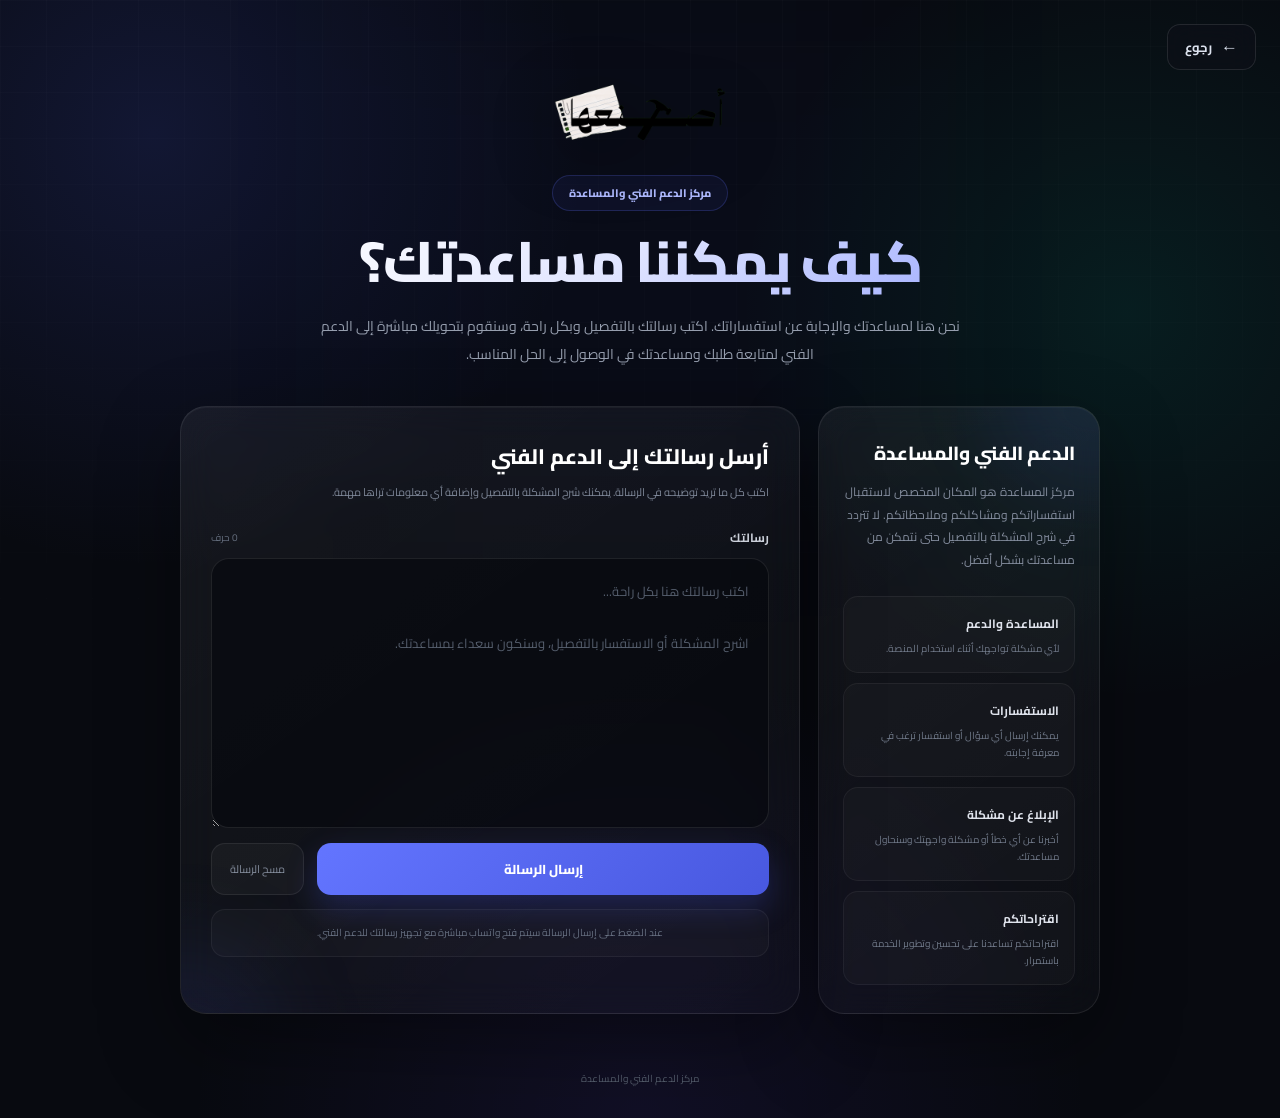
<file: more/sup.html>
<!DOCTYPE html>
<html lang="ar" dir="rtl">
<head>
<meta charset="UTF-8">
<meta name="viewport" content="width=device-width, initial-scale=1.0">
<title>مركز المساعدة</title>
<link rel="icon" type="image/png" href="../img/fav.png">

<style>
@import url('https://fonts.googleapis.com/css2?family=Cairo:wght@400;500;600;700;800&display=swap');

*{
    margin:0;
    padding:0;
    box-sizing:border-box;
}

html{
    scroll-behavior:smooth;
}

body{
    min-height:100vh;
    font-family:'Cairo',sans-serif;
    color:#fff;
    background:
        radial-gradient(circle at 12% 12%,rgba(72,91,235,.16),transparent 29%),
        radial-gradient(circle at 88% 28%,rgba(0,200,170,.10),transparent 28%),
        radial-gradient(circle at 50% 100%,rgba(110,70,255,.09),transparent 35%),
        #080a10;
    overflow-x:hidden;
}

body:before{
    content:"";
    position:fixed;
    inset:0;
    pointer-events:none;
    background:
        linear-gradient(rgba(255,255,255,.017) 1px,transparent 1px),
        linear-gradient(90deg,rgba(255,255,255,.017) 1px,transparent 1px);
    background-size:46px 46px;
    mask-image:linear-gradient(to bottom,black,transparent);
}

body:after{
    content:"";
    position:fixed;
    width:500px;
    height:500px;
    top:25%;
    left:50%;
    transform:translate(-50%,-50%);
    background:rgba(75,91,240,.035);
    filter:blur(100px);
    pointer-events:none;
}

.back{
    position:fixed;
    top:24px;
    right:24px;
    z-index:50;
    display:flex;
    align-items:center;
    gap:9px;
    padding:10px 17px;
    border:1px solid rgba(255,255,255,.10);
    border-radius:13px;
    color:#dce2ee;
    background:rgba(13,16,24,.72);
    backdrop-filter:blur(15px);
    text-decoration:none;
    font-size:13px;
    font-weight:700;
    transition:.3s ease;
}

.back:hover{
    transform:translateY(-2px);
    background:rgba(22,26,37,.92);
    border-color:rgba(255,255,255,.22);
}

.back span{
    font-size:17px;
    line-height:1;
}

.wrapper{
    position:relative;
    z-index:2;
    width:min(920px,92%);
    margin:auto;
    padding:78px 0 55px;
}

.header{
    text-align:center;
    margin-bottom:38px;
}

.logo{
    width:180px;
    max-width:60vw;
    height:auto;
    display:block;
    object-fit:contain;
    margin:0 auto 28px;
    filter:drop-shadow(0 16px 34px rgba(0,0,0,.42));
    animation:logoFloat 4s ease-in-out infinite;
}

@keyframes logoFloat{
    0%,100%{
        transform:translateY(0);
    }
    50%{
        transform:translateY(-7px);
    }
}

.badge{
    display:inline-flex;
    align-items:center;
    justify-content:center;
    padding:7px 16px;
    margin-bottom:18px;
    border-radius:999px;
    border:1px solid rgba(95,113,255,.22);
    background:rgba(78,96,229,.08);
    color:#aeb9ff;
    font-size:11px;
    font-weight:800;
}

h1{
    font-size:clamp(34px,6vw,57px);
    line-height:1.15;
    letter-spacing:-1.8px;
    font-weight:800;
    background:linear-gradient(135deg,#fff 10%,#e0e5ff 48%,#8f9eff 100%);
    -webkit-background-clip:text;
    background-clip:text;
    color:transparent;
}

.header-text{
    max-width:650px;
    margin:17px auto 0;
    color:#969eae;
    font-size:14px;
    line-height:2;
}

.support-layout{
    display:grid;
    grid-template-columns:.75fr 1.65fr;
    gap:18px;
    align-items:stretch;
}

.info-card,
.form-card{
    position:relative;
    border:1px solid rgba(255,255,255,.085);
    background:linear-gradient(145deg,rgba(255,255,255,.055),rgba(255,255,255,.018));
    box-shadow:0 30px 80px rgba(0,0,0,.36),inset 0 1px 0 rgba(255,255,255,.04);
    backdrop-filter:blur(18px);
    overflow:hidden;
}

.info-card{
    border-radius:26px;
    padding:28px 24px;
}

.form-card{
    border-radius:26px;
    padding:30px;
}

.info-card:before,
.form-card:before{
    content:"";
    position:absolute;
    width:210px;
    height:210px;
    border-radius:50%;
    background:rgba(80,98,242,.09);
    filter:blur(40px);
    pointer-events:none;
}

.info-card:before{
    top:-120px;
    right:-100px;
}

.form-card:before{
    bottom:-130px;
    left:-100px;
}

.card-inner{
    position:relative;
    z-index:2;
}

.info-title{
    font-size:19px;
    font-weight:800;
    margin-bottom:10px;
}

.info-description{
    color:#858e9f;
    font-size:12px;
    line-height:1.9;
    margin-bottom:24px;
}

.info-items{
    display:flex;
    flex-direction:column;
    gap:10px;
}

.info-item{
    padding:15px;
    border-radius:15px;
    border:1px solid rgba(255,255,255,.055);
    background:rgba(255,255,255,.025);
    transition:.3s ease;
}

.info-item:hover{
    transform:translateX(-4px);
    background:rgba(255,255,255,.045);
    border-color:rgba(255,255,255,.10);
}

.info-item strong{
    display:block;
    color:#dfe3ec;
    font-size:12px;
    margin-bottom:5px;
}

.info-item span{
    display:block;
    color:#707989;
    font-size:10px;
    line-height:1.7;
}

.form-title{
    font-size:21px;
    font-weight:800;
    margin-bottom:7px;
}

.form-description{
    color:#7f8899;
    font-size:11px;
    line-height:1.8;
    margin-bottom:23px;
}

.message-label{
    display:flex;
    align-items:center;
    justify-content:space-between;
    margin-bottom:9px;
}

.message-label label{
    color:#cbd0da;
    font-size:12px;
    font-weight:700;
}

.counter{
    color:#656e7e;
    font-size:10px;
}

textarea{
    display:block;
    width:100%;
    min-height:270px;
    resize:vertical;
    border:1px solid rgba(255,255,255,.09);
    border-radius:18px;
    outline:none;
    background:rgba(5,7,12,.52);
    color:#eef1f7;
    padding:19px;
    font-family:'Cairo',sans-serif;
    font-size:13px;
    line-height:2;
    transition:.3s ease;
}

textarea::placeholder{
    color:#555e6d;
}

textarea:focus{
    border-color:rgba(101,119,255,.45);
    background:rgba(5,7,12,.68);
    box-shadow:0 0 0 4px rgba(82,99,232,.07);
}

.actions{
    display:flex;
    align-items:center;
    gap:13px;
    margin-top:15px;
}

.send-btn{
    position:relative;
    flex:1;
    min-height:52px;
    border:0;
    border-radius:14px;
    background:linear-gradient(135deg,#6375ff,#4858df);
    color:#fff;
    font-family:'Cairo',sans-serif;
    font-size:13px;
    font-weight:800;
    cursor:pointer;
    overflow:hidden;
    box-shadow:0 13px 30px rgba(73,89,224,.25);
    transition:.3s ease;
}

.send-btn:before{
    content:"";
    position:absolute;
    top:0;
    left:-100%;
    width:65%;
    height:100%;
    background:linear-gradient(90deg,transparent,rgba(255,255,255,.23),transparent);
    transform:skewX(-20deg);
    transition:.6s ease;
}

.send-btn:hover{
    transform:translateY(-3px);
    box-shadow:0 18px 38px rgba(73,89,224,.36);
}

.send-btn:hover:before{
    left:140%;
}

.send-btn span{
    position:relative;
    z-index:2;
}

.clear-btn{
    min-height:52px;
    padding:0 18px;
    border:1px solid rgba(255,255,255,.08);
    border-radius:14px;
    background:rgba(255,255,255,.035);
    color:#858e9d;
    font-family:'Cairo',sans-serif;
    font-size:11px;
    cursor:pointer;
    transition:.3s ease;
}

.clear-btn:hover{
    color:#dce1ea;
    background:rgba(255,255,255,.06);
    border-color:rgba(255,255,255,.13);
}

.notice{
    margin-top:14px;
    padding:14px 16px;
    border-radius:14px;
    background:rgba(255,255,255,.025);
    border:1px solid rgba(255,255,255,.055);
    color:#687181;
    font-size:10px;
    line-height:1.8;
    text-align:center;
}

.footer{
    position:relative;
    z-index:2;
    text-align:center;
    color:#505866;
    font-size:10px;
    padding:0 0 30px;
}

@media(max-width:760px){
    .back{
        top:13px;
        right:13px;
        padding:9px 13px;
        font-size:11px;
    }

    .wrapper{
        padding:72px 0 42px;
    }

    .logo{
        width:145px;
        margin-bottom:23px;
    }

    .header{
        margin-bottom:29px;
    }

    h1{
        letter-spacing:-1px;
    }

    .header-text{
        font-size:12px;
        line-height:2;
        padding:0 5px;
    }

    .support-layout{
        grid-template-columns:1fr;
    }

    .info-card{
        order:2;
        padding:23px 20px;
        border-radius:22px;
    }

    .form-card{
        order:1;
        padding:21px 17px;
        border-radius:22px;
    }

    textarea{
        min-height:250px;
        font-size:12px;
        padding:16px;
    }

    .actions{
        flex-direction:column;
    }

    .send-btn,
    .clear-btn{
        width:100%;
    }

    .send-btn{
        min-height:51px;
    }

    .clear-btn{
        min-height:45px;
    }
}

@media(max-width:400px){
    .wrapper{
        width:94%;
    }

    h1{
        font-size:31px;
    }

    .support-layout{
        gap:13px;
    }
}
</style>
</head>

<body>

<a class="back" href="../main/main.html">
    <span>←</span>
    رجوع
</a>

<main class="wrapper">

    <header class="header">

        <img class="logo" src="../img/logo.png" alt="الشعار">

        <div class="badge">مركز الدعم الفني والمساعدة</div>

        <h1>كيف يمكننا مساعدتك؟</h1>

        <p class="header-text">
            نحن هنا لمساعدتك والإجابة عن استفساراتك.
            اكتب رسالتك بالتفصيل وبكل راحة، وسنقوم بتحويلك مباشرة إلى الدعم الفني
            لمتابعة طلبك ومساعدتك في الوصول إلى الحل المناسب.
        </p>

    </header>

    <section class="support-layout">

        <aside class="info-card">

            <div class="card-inner">

                <h2 class="info-title">الدعم الفني والمساعدة</h2>

                <p class="info-description">
                    مركز المساعدة هو المكان المخصص لاستقبال استفساراتكم ومشاكلكم وملاحظاتكم.
                    لا تتردد في شرح المشكلة بالتفصيل حتى نتمكن من مساعدتك بشكل أفضل.
                </p>

                <div class="info-items">

                    <div class="info-item">
                        <strong>المساعدة والدعم</strong>
                        <span>لأي مشكلة تواجهك أثناء استخدام المنصة.</span>
                    </div>

                    <div class="info-item">
                        <strong>الاستفسارات</strong>
                        <span>يمكنك إرسال أي سؤال أو استفسار ترغب في معرفة إجابته.</span>
                    </div>

                    <div class="info-item">
                        <strong>الإبلاغ عن مشكلة</strong>
                        <span>أخبرنا عن أي خطأ أو مشكلة واجهتك وسنحاول مساعدتك.</span>
                    </div>

                    <div class="info-item">
                        <strong>اقتراحاتكم</strong>
                        <span>اقتراحاتكم تساعدنا على تحسين وتطوير الخدمة باستمرار.</span>
                    </div>

                </div>

            </div>

        </aside>

        <section class="form-card">

            <div class="card-inner">

                <h2 class="form-title">أرسل رسالتك إلى الدعم الفني</h2>

                <p class="form-description">
                    اكتب كل ما تريد توضيحه في الرسالة. يمكنك شرح المشكلة بالتفصيل وإضافة أي معلومات تراها مهمة.
                </p>

                <div class="message-label">
                    <label for="message">رسالتك</label>
                    <span class="counter" id="counter">0 حرف</span>
                </div>

                <textarea
                    id="message"
                    placeholder="اكتب رسالتك هنا بكل راحة...&#10;&#10;اشرح المشكلة أو الاستفسار بالتفصيل، وسنكون سعداء بمساعدتك."
                    spellcheck="false"
                ></textarea>

                <div class="actions">

                    <button class="send-btn" id="sendButton">
                        <span>إرسال الرسالة</span>
                    </button>

                    <button class="clear-btn" id="clearButton">
                        مسح الرسالة
                    </button>

                </div>

                <div class="notice">
                    عند الضغط على إرسال الرسالة سيتم فتح واتساب مباشرة مع تجهيز رسالتك للدعم الفني.
                </div>

            </div>

        </section>

    </section>

</main>

<footer class="footer">
    مركز الدعم الفني والمساعدة
</footer>

<script>
const message = document.getElementById('message');
const counter = document.getElementById('counter');
const sendButton = document.getElementById('sendButton');
const clearButton = document.getElementById('clearButton');

message.addEventListener('input',function(){
    const length=this.value.length;
    counter.textContent=length.toLocaleString('ar-EG')+' حرف';
});

clearButton.addEventListener('click',function(){
    message.value='';
    message.focus();
    counter.textContent='0 حرف';
});

sendButton.addEventListener('click',function(){
    const text=message.value.trim();

    if(!text){
        message.focus();
        message.style.borderColor='rgba(255,95,95,.55)';
        message.style.boxShadow='0 0 0 4px rgba(255,70,70,.06)';

        setTimeout(function(){
            message.style.borderColor='';
            message.style.boxShadow='';
        },1200);

        return;
    }

    const phone='201274277202';

    const supportMessage=
`مرحبًا، أحتاج إلى مساعدة من الدعم الفني.

رسالة المستخدم:
${text}

شكرًا لكم.`;

    const whatsappUrl='https://wa.me/'+phone+'?text='+encodeURIComponent(supportMessage);

    window.location.href=whatsappUrl;
});
</script>

</body>
</html>
</file>
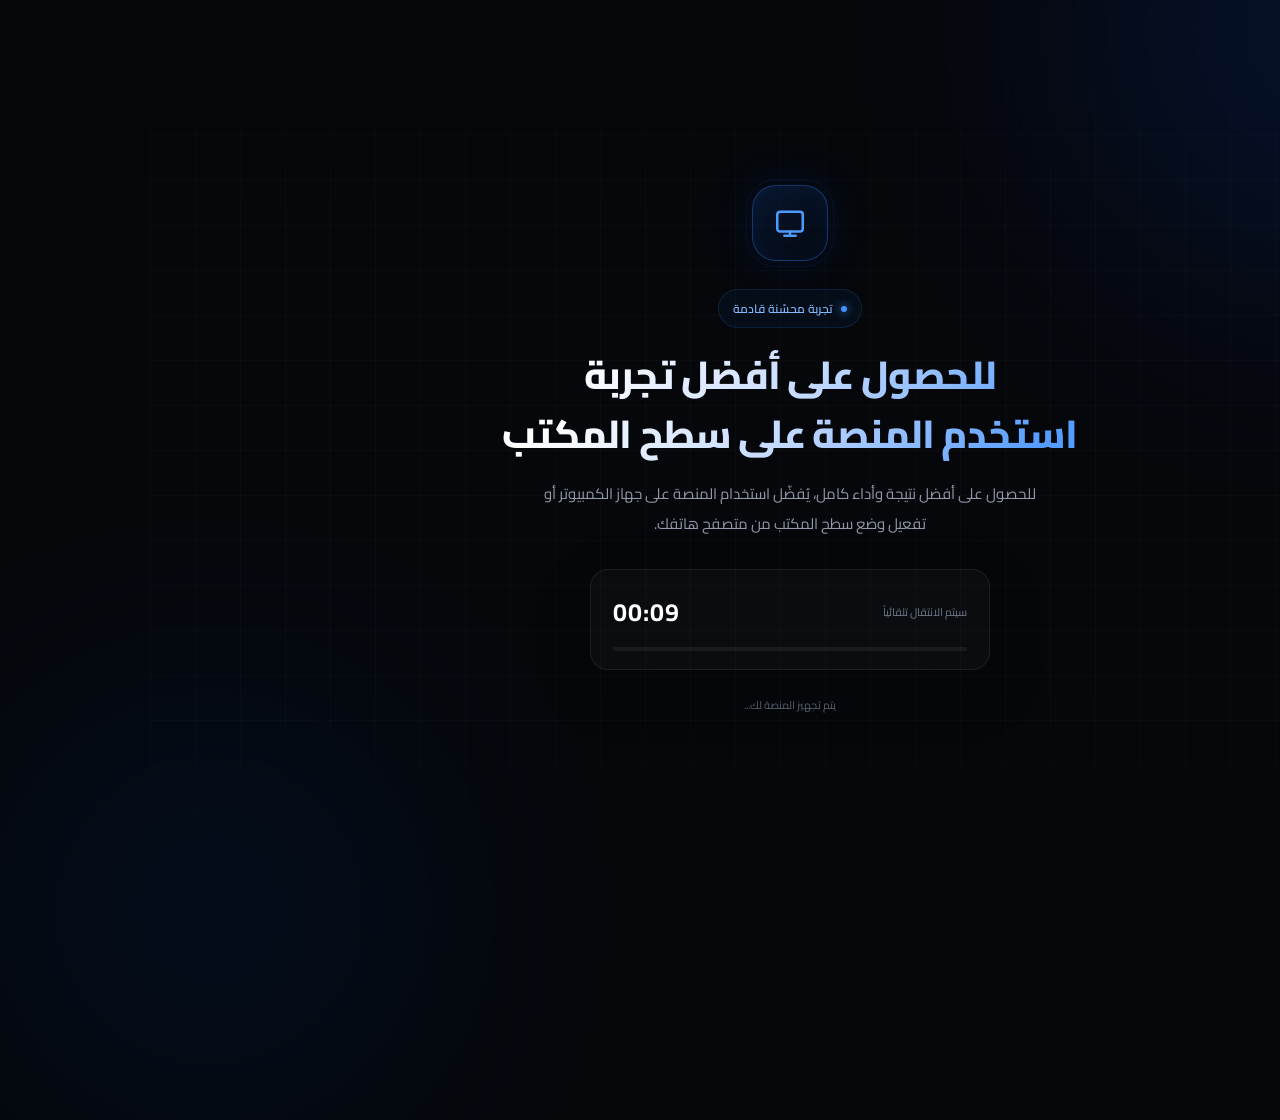
<file: work/work.html>
<!DOCTYPE html>
<html lang="ar" dir="rtl">
<head>
<meta charset="UTF-8">
<meta name="viewport" content="width=device-width, initial-scale=1.0">
<title>أصنــعها | مشاريعي</title>
<link rel="icon" type="image/png" href="../img/fav.png">
<link rel="preconnect" href="https://fonts.googleapis.com">
<link rel="preconnect" href="https://fonts.gstatic.com" crossorigin>
<link href="https://fonts.googleapis.com/css2?family=Almarai:wght@400;700;800&family=Tajawal:wght@300;400;500;700&display=swap" rel="stylesheet">
<link rel="stylesheet" href="work.css">
</head>
<body>

<canvas id="bgCanvas"></canvas>

<div id="sessionLoader" class="session-loader">
  <div class="loader-ring"></div>
  <p>جاري التحقق من الجلسة...</p>
</div>

<div id="storageGate" class="storage-gate hidden">
  <div class="storage-gate-card">
    <i class="icon-wrap"><svg viewBox="0 0 24 24"><path d="M3 7a2 2 0 0 1 2-2h4l2 2h8a2 2 0 0 1 2 2v8a2 2 0 0 1-2 2H5a2 2 0 0 1-2-2V7Z"/></svg></i>
    <h2>التخزين مش شغال</h2>
    <p>لازم تفعّل التخزين المحلي من الصفحة الرئيسية قبل ما تقدر تشتغل على مشاريعك</p>
    <a href="../main/main.html" class="btn-primary">الرجوع للرئيسية</a>
  </div>
</div>

<div id="app" class="app hidden">

  <header class="topbar">
    <a href="../main/main.html" class="icon-btn back-btn" title="الرجوع للرئيسية">
      <i><svg viewBox="0 0 24 24"><path d="M10 19l-7-7 7-7m-7 7h18"/></svg></i>
    </a>

    <div class="brand-block">
      <img src="../img/logo.png" alt="أصنعها" class="brand-logo">
      <span class="brand-name">مشاريعي</span>
    </div>

    <div class="user-chip" id="userChip">
      <span class="avatar-ring" id="avatarRing">
        <img id="userAvatar" src="../img/pro1.png" alt="">
      </span>
      <div class="user-meta">
        <span class="user-name-row">
          <span id="userName" class="user-name">--</span>
          <img id="ownBadge" class="own-badge-inline hidden" src="../img/abro.png" alt="">
        </span>
        <span id="userBadge" class="user-badge hidden"></span>
      </div>
    </div>
  </header>

  <main class="content">

    <div class="projects-head">
      <h1>مشاريعك</h1>
      <div class="head-actions">
        <button class="btn-secondary" id="importProjectBtn">
          <i><svg viewBox="0 0 24 24"><path d="M21 15v4a2 2 0 0 1-2 2H5a2 2 0 0 1-2-2v-4"/><polyline points="17 8 12 3 7 8"/><line x1="12" y1="3" x2="12" y2="15"/></svg></i>
          تحميل مشروع
        </button>
        <button class="btn-primary" id="newProjectBtn">
          <i><svg viewBox="0 0 24 24"><path d="M12 5v14M5 12h14"/></svg></i>
          مشروع جديد
        </button>
      </div>
    </div>

    <div id="projectsGrid" class="projects-grid"></div>
    <p id="projectsEmpty" class="projects-empty hidden">لسه معندكش أي مشاريع، ابدأ بإنشاء أو تحميل أول مشروع</p>

  </main>

</div>

<div id="newProjectModal" class="modal-overlay hidden">
  <div class="modal-box">
    <button class="modal-close" id="closeNewProjectModal">
      <i><svg viewBox="0 0 24 24"><path d="M18 6 6 18M6 6l12 12"/></svg></i>
    </button>
    <h2>مشروع جديد</h2>

    <div class="field">
      <label>اسم المشروع</label>
      <input type="text" id="projectNameInput" maxlength="60" placeholder="مثال: مذكرة الفصل الأول">
    </div>

    <div class="field">
      <label>نوع المشروع</label>
      <div class="type-grid" id="typeGrid">
        <button class="type-btn" data-type="exam">
          <i><svg viewBox="0 0 24 24"><path d="M9 11l3 3 8-8M20 12v6a2 2 0 0 1-2 2H6a2 2 0 0 1-2-2V6a2 2 0 0 1 2-2h9"/></svg></i>
          امتحان
        </button>
        <button class="type-btn" data-type="workbook">
          <i><svg viewBox="0 0 24 24"><path d="M4 19.5A2.5 2.5 0 0 1 6.5 17H20M4 19.5A2.5 2.5 0 0 0 6.5 22H20V2H6.5A2.5 2.5 0 0 0 4 4.5v15Z"/></svg></i>
          ملزمة
        </button>
        <button class="type-btn" data-type="note">
          <i><svg viewBox="0 0 24 24"><path d="M14 2H6a2 2 0 0 0-2 2v16a2 2 0 0 0 2 2h12a2 2 0 0 0 2-2V8l-6-6Z"/><path d="M14 2v6h6M9 13h6m-6 4h4"/></svg></i>
          مذكرة
        </button>
        <button class="type-btn" data-type="book">
          <i><svg viewBox="0 0 24 24"><path d="M4 19.5A2.5 2.5 0 0 1 6.5 17H20M4 4.5A2.5 2.5 0 0 1 6.5 2H20v20H6.5A2.5 2.5 0 0 1 4 19.5v-15Z"/></svg></i>
          كتاب
        </button>
        <button class="type-btn" data-type="other">
          <i><svg viewBox="0 0 24 24"><circle cx="12" cy="12" r="1"/><circle cx="19" cy="12" r="1"/><circle cx="5" cy="12" r="1"/></svg></i>
          أخرى
        </button>
      </div>
    </div>

    <button class="btn-primary full-btn" id="confirmNewProjectBtn" disabled>إنشاء المشروع</button>
    <p id="newProjectMessage" class="form-message"></p>
  </div>
</div>

<div id="importProjectModal" class="modal-overlay hidden">
  <div class="modal-box">
    <button class="modal-close" id="closeImportModal">
      <i><svg viewBox="0 0 24 24"><path d="M18 6 6 18M6 6l12 12"/></svg></i>
    </button>
    <h2>تحميل مشروع من جهازك</h2>
    <p class="modal-subtext">اختر مجلد المشروع المحفوظ على جهازك أو ملف project.json مباشرة.</p>

    <div class="import-options-grid">
      <button class="import-opt-card" id="importByFolderBtn">
        <i><svg viewBox="0 0 24 24"><path d="M22 19a2 2 0 0 1-2 2H4a2 2 0 0 1-2-2V5a2 2 0 0 1 2-2h5l2 3h9a2 2 0 0 1 2 2z"/></svg></i>
        <span class="opt-title">اختيار مجلد المشروع</span>
        <span class="opt-desc">تحميل مجلد كامل تم تصميمه وحفظه سابقاً</span>
      </button>

      <label class="import-opt-card" id="importByFileLabel">
        <input type="file" id="importFileInput" accept=".json" hidden>
        <i><svg viewBox="0 0 24 24"><path d="M14 2H6a2 2 0 0 0-2 2v16a2 2 0 0 0 2 2h12a2 2 0 0 0 2-2V8z"/><polyline points="14 2 14 8 20 8"/></svg></i>
        <span class="opt-title">اختيار ملف project.json</span>
        <span class="opt-desc">استيراد ملف البيانات مباشرة</span>
      </label>
    </div>

    <p id="importMessage" class="form-message"></p>
  </div>
</div>

<div id="creatingOverlay" class="creating-overlay hidden">
  <div class="loader-ring"></div>
  <p id="overlayStatusText">جاري معالجة المشروع...</p>
</div>

<script src="work.js"></script>
</body>
</html>
</file>
<file: one.css>
@import url('https://fonts.googleapis.com/css2?family=Amiri:ital,wght@0,400;0,700;1,400&family=Tajawal:wght@300;400;500;700;800;900&display=swap');

:root{
  --ink-950:#060b12;
  --ink-900:#0b1622;
  --ink-850:#0f1c2b;
  --ink-800:#132639;
  --ink-700:#1c3348;
  --ink-600:#28455e;
  --paper:#f4eedb;
  --paper-dim:#e7ddc0;
  --paper-line:rgba(11,22,34,.14);
  --gold:#c8a03a;
  --gold-light:#eccf7d;
  --gold-dim:#8a6f2a;
  --teal:#2f6f6b;
  --teal-light:#5aa39d;
  --text:#ece7d8;
  --text-dim:#9fb0c3;
  --text-faint:#5f7188;
  --radius-xl:32px;
  --radius-lg:24px;
  --radius-md:16px;
  --radius-sm:10px;
  --shadow-soft:0 24px 70px -20px rgba(3,7,13,.65);
  --shadow-hard:0 10px 30px rgba(0,0,0,.5);
  --ease:cubic-bezier(.22,1,.36,1);
  --ease-out:cubic-bezier(.16,1,.3,1);
  --maxw:1180px;
}

*,*::before,*::after{box-sizing:border-box;margin:0;padding:0}

html{scroll-behavior:smooth}

@media (prefers-reduced-motion:reduce){
  html{scroll-behavior:auto}
  *,*::before,*::after{animation-duration:.001ms !important;animation-iteration-count:1 !important;transition-duration:.001ms !important;scroll-behavior:auto !important}
}

body{
  background:var(--ink-900);
  color:var(--text);
  font-family:'Tajawal',sans-serif;
  font-weight:400;
  line-height:1.7;
  overflow-x:hidden;
  background-image:
    radial-gradient(circle at 15% 0%, rgba(200,160,58,.08), transparent 45%),
    radial-gradient(circle at 90% 15%, rgba(47,111,107,.10), transparent 40%);
}

h1,h2,h3,.brand-word{font-family:'Amiri',serif;font-weight:700;color:var(--paper)}

a{color:inherit;text-decoration:none}
img{max-width:100%;display:block}
ul{list-style:none}
button{font-family:inherit;cursor:pointer;border:none;background:none;color:inherit}
input{font-family:inherit}

.container{max-width:var(--maxw);margin-inline:auto;padding-inline:24px}

.eyebrow{
  display:inline-flex;align-items:center;gap:10px;
  font-size:14px;font-weight:700;color:var(--gold-light);
  letter-spacing:.3px;margin-bottom:18px;
}
.eyebrow::before{
  content:'';width:26px;height:2px;background:var(--gold);border-radius:2px;
}

.section{padding:120px 0}
.section-head{max-width:640px;margin-bottom:64px}
.section-head h2{font-size:clamp(28px,4vw,42px);line-height:1.35;margin-bottom:16px}
.section-head p{color:var(--text-dim);font-size:17px}
.section-head.center{margin-inline:auto;text-align:center}

.btn{
  display:inline-flex;align-items:center;justify-content:center;gap:10px;
  padding:16px 34px;border-radius:999px;font-weight:700;font-size:16px;
  transition:transform .45s var(--ease), box-shadow .45s var(--ease), background .3s ease;
  white-space:nowrap;
}
.btn-primary{
  background:linear-gradient(135deg,var(--gold-light),var(--gold));
  color:var(--ink-950);
  box-shadow:0 12px 30px -8px rgba(200,160,58,.55);
}
.btn-primary:hover{transform:translateY(-3px);box-shadow:0 20px 40px -10px rgba(200,160,58,.7)}
.btn-primary:active{transform:translateY(0)}
.btn-ghost{
  border:1.5px solid rgba(236,231,216,.25);
  color:var(--text);
}
.btn-ghost:hover{border-color:var(--gold);color:var(--gold-light);transform:translateY(-2px)}
.btn-lg{padding:19px 44px;font-size:17px}

[data-reveal]{opacity:0;transform:translateY(34px);transition:opacity .9s var(--ease-out), transform .9s var(--ease-out)}
[data-reveal].is-visible{opacity:1;transform:translateY(0)}
[data-reveal="right"]{transform:translateX(46px)}
[data-reveal="right"].is-visible{transform:translateX(0)}
[data-reveal="left"]{transform:translateX(-46px)}
[data-reveal="left"].is-visible{transform:translateX(0)}
[data-reveal-group] > *{transition-delay:calc(var(--i,0) * 110ms)}

/* header */
.site-header{
  position:fixed;inset-inline:0;top:0;z-index:100;
  padding:22px 0;
  transition:padding .4s var(--ease), background .4s var(--ease), box-shadow .4s var(--ease);
}
.site-header::before{
  content:'';position:absolute;inset:0;z-index:-1;
  background:rgba(6,11,18,0);
  backdrop-filter:blur(0px);
  transition:background .4s var(--ease), backdrop-filter .4s var(--ease);
}
.site-header.scrolled{padding:14px 0}
.site-header.scrolled::before{
  background:rgba(6,11,18,.78);
  backdrop-filter:blur(14px);
  box-shadow:0 1px 0 rgba(200,160,58,.14), 0 20px 40px -20px rgba(0,0,0,.6);
}
.nav-row{display:flex;align-items:center;justify-content:space-between;gap:24px}
.brand{display:flex;align-items:center;gap:12px}
.logo-img{height:46px;width:auto;object-fit:contain}
.brand-name{font-size:22px;letter-spacing:.5px}
.nav-links{display:flex;align-items:center;gap:38px;font-weight:500;color:var(--text-dim)}
.nav-links a{position:relative;padding:6px 0;transition:color .3s ease}
.nav-links a::after{
  content:'';position:absolute;bottom:0;inset-inline:0;height:2px;
  background:var(--gold);transform:scaleX(0);transform-origin:center;
  transition:transform .35s var(--ease);
}
.nav-links a:hover{color:var(--paper)}
.nav-links a:hover::after{transform:scaleX(1)}
.nav-actions{display:flex;align-items:center;gap:16px}
.nav-burger{display:none;flex-direction:column;gap:5px;width:30px;padding:8px 0}
.nav-burger span{display:block;height:2px;background:var(--paper);border-radius:2px;transition:transform .35s var(--ease), opacity .3s ease}

/* hero */
.hero{
  position:relative;
  padding:190px 0 130px;
  overflow:hidden;
}
.hero-grid{
  display:grid;grid-template-columns:1.05fr .95fr;gap:60px;align-items:center;
}
.hero h1{font-size:clamp(38px,5.4vw,64px);line-height:1.28;margin-bottom:26px}
.hero h1 em{
  font-style:normal;color:var(--gold-light);
  background:linear-gradient(180deg,transparent 62%, rgba(200,160,58,.28) 62%);
}
.hero p.lead{font-size:18px;color:var(--text-dim);max-width:520px;margin-bottom:40px}
.hero-actions{display:flex;align-items:center;gap:20px;flex-wrap:wrap}
.hero-note{display:flex;align-items:center;gap:10px;margin-top:38px;color:var(--text-faint);font-size:14px}
.hero-note .dot{width:8px;height:8px;border-radius:50%;background:var(--teal-light);box-shadow:0 0 0 4px rgba(90,163,157,.18)}

.hero-visual{position:relative;height:460px;display:flex;align-items:center;justify-content:center}
.ink-swirl{
  position:absolute;width:420px;height:420px;border-radius:50%;
  background:radial-gradient(circle,rgba(200,160,58,.22),transparent 65%);
  filter:blur(10px);
  animation:swirl 9s ease-in-out infinite;
}
@keyframes swirl{0%,100%{transform:scale(1) translateY(0)}50%{transform:scale(1.12) translateY(-14px)}}

.paper-stack{position:relative;width:300px;height:380px}
.paper{
  position:absolute;inset:0;
  background:var(--paper);
  border-radius:var(--radius-md);
  box-shadow:var(--shadow-soft);
}
.paper-3{transform:rotate(9deg) translateY(6px);background:var(--paper-dim)}
.paper-2{transform:rotate(-6deg) translateY(2px)}
.paper-1{
  display:flex;flex-direction:column;justify-content:center;gap:0;
  padding:34px 30px;
  animation:bob1 6s ease-in-out infinite;
  animation-delay:.2s;
}
.paper-2{animation:bob2 7s ease-in-out infinite;animation-delay:.1s}
.paper-3{animation:bob3 8s ease-in-out infinite}
@keyframes bob1{0%,100%{transform:rotate(-1.5deg) translateY(0)}50%{transform:rotate(-1.5deg) translateY(-12px)}}
@keyframes bob2{0%,100%{transform:rotate(-6deg) translateY(2px)}50%{transform:rotate(-7deg) translateY(-6px)}}
@keyframes bob3{0%,100%{transform:rotate(9deg) translateY(6px)}50%{transform:rotate(10deg) translateY(0px)}}

.paper .line{display:block;height:9px;border-radius:5px;background:var(--paper-line);margin:9px 0}
.paper .line.w-90{width:90%}
.paper .line.w-70{width:70%}
.paper .line.w-85{width:85%}
.paper .line.w-55{width:55%}
.paper .line.w-95{width:95%}
.paper .line.title{
  height:16px;width:60%;margin-bottom:20px;
  background:linear-gradient(90deg,var(--gold-dim),var(--gold));
  opacity:.55;
}

.seal{
  position:absolute;bottom:-18px;left:-18px;
  width:70px;height:70px;border-radius:50%;
  background:linear-gradient(135deg,var(--gold-light),var(--gold-dim));
  display:flex;align-items:center;justify-content:center;
  box-shadow:0 14px 30px -8px rgba(200,160,58,.7), 0 0 0 6px rgba(6,11,18,.9);
  animation:sealPulse 3.4s ease-in-out infinite;
}
@keyframes sealPulse{0%,100%{transform:scale(1)}50%{transform:scale(1.07)}}

.hero-float-tag{
  position:absolute;top:14px;right:-30px;
  background:var(--ink-800);border:1px solid rgba(200,160,58,.35);
  border-radius:var(--radius-sm);padding:10px 16px;
  font-size:13px;font-weight:700;color:var(--gold-light);
  box-shadow:var(--shadow-hard);
  animation:tagFloat 5s ease-in-out infinite;
}
@keyframes tagFloat{0%,100%{transform:translateY(0)}50%{transform:translateY(-10px)}}

/* stats */
.stats-section{
  background:var(--ink-850);
  border-top:1px solid rgba(200,160,58,.14);
  border-bottom:1px solid rgba(200,160,58,.14);
  padding:70px 0;
}
.stats-grid{display:grid;grid-template-columns:repeat(3,1fr);gap:20px}
.stat-card{text-align:center;padding:20px}
.stat-number{
  font-family:'Amiri',serif;font-weight:700;color:var(--gold-light);
  font-size:clamp(34px,4.5vw,52px);line-height:1;
  display:flex;align-items:baseline;justify-content:center;gap:4px;
}
.stat-label{color:var(--text-dim);margin-top:14px;font-size:15px}
.stat-divider{width:1px;background:rgba(159,176,195,.16)}

/* features */
.features-grid{display:grid;grid-template-columns:repeat(3,1fr);gap:28px}
.feature-card{
  background:var(--ink-800);
  border:1px solid rgba(236,231,216,.06);
  border-radius:var(--radius-lg);
  padding:38px 32px;
  transition:transform .5s var(--ease), border-color .4s ease, background .4s ease;
  position:relative;
  overflow:hidden;
}
.feature-card::after{
  content:'';position:absolute;inset:0;border-radius:inherit;
  background:radial-gradient(circle at 30% 0%, rgba(200,160,58,.14), transparent 55%);
  opacity:0;transition:opacity .5s ease;
}
.feature-card:hover{transform:translateY(-8px);border-color:rgba(200,160,58,.4);background:var(--ink-700)}
.feature-card:hover::after{opacity:1}
.feature-icon{
  width:56px;height:56px;border-radius:16px;
  background:linear-gradient(135deg,rgba(200,160,58,.22),rgba(200,160,58,.05));
  display:flex;align-items:center;justify-content:center;
  margin-bottom:26px;color:var(--gold-light);
}
.feature-card h3{font-size:21px;margin-bottom:14px;color:var(--paper)}
.feature-card p{color:var(--text-dim);font-size:15.5px}
.feature-index{
  position:absolute;top:28px;left:32px;font-family:'Amiri',serif;
  font-size:15px;color:var(--text-faint);
}

/* why section */
.why-section{background:var(--ink-950)}
.why-grid{display:grid;grid-template-columns:1fr 1fr;gap:70px;align-items:center}
.why-list li{
  display:flex;align-items:flex-start;gap:16px;
  padding:18px 0;border-bottom:1px solid rgba(236,231,216,.08);
}
.why-list li:last-child{border-bottom:none}
.why-check{
  flex:none;width:26px;height:26px;border-radius:50%;
  background:rgba(47,111,107,.22);color:var(--teal-light);
  display:flex;align-items:center;justify-content:center;margin-top:2px;
}
.why-list h4{color:var(--paper);font-size:16.5px;margin-bottom:4px}
.why-list p{color:var(--text-dim);font-size:14.5px}

.why-panel{
  background:var(--paper);color:var(--ink-900);border-radius:var(--radius-xl);
  padding:44px;box-shadow:var(--shadow-soft);position:relative;
}
.why-panel h3{color:var(--ink-900);font-size:26px;margin-bottom:22px}
.compare-row{
  display:flex;align-items:center;justify-content:space-between;
  padding:14px 0;border-bottom:1px dashed rgba(11,22,34,.18);font-size:15px;
}
.compare-row:last-child{border-bottom:none}
.compare-row .bad{color:#a3453a;font-weight:700}
.compare-row .good{color:var(--teal);font-weight:700}

/* cta banner */
.cta-banner{
  margin:0 24px;max-width:calc(var(--maxw) - 48px);margin-inline:auto;
  background:linear-gradient(135deg,var(--ink-800),var(--ink-700));
  border:1px solid rgba(200,160,58,.3);
  border-radius:var(--radius-xl);
  padding:70px 60px;text-align:center;
  position:relative;overflow:hidden;
}
.cta-banner::before{
  content:'';position:absolute;inset:0;
  background:radial-gradient(circle at 50% 0%, rgba(200,160,58,.2), transparent 60%);
}
.cta-banner h2{font-size:clamp(28px,4vw,40px);margin-bottom:16px;position:relative}
.cta-banner p{color:var(--text-dim);margin-bottom:36px;position:relative}
.cta-banner .btn{position:relative}

/* footer */
.site-footer{padding:80px 0 32px;border-top:1px solid rgba(236,231,216,.08)}
.footer-top{
  display:flex;justify-content:space-between;gap:60px;padding-bottom:56px;
  border-bottom:1px solid rgba(236,231,216,.08);
}
.footer-brand p{color:var(--text-dim);max-width:280px;margin-top:16px;font-size:14.5px}
.footer-links{display:flex;gap:70px}
.footer-col h5{color:var(--paper);font-size:15px;margin-bottom:18px}
.footer-col li{margin-bottom:12px}
.footer-col a{color:var(--text-dim);font-size:14.5px;transition:color .3s ease}
.footer-col a:hover{color:var(--gold-light)}
.footer-bottom{
  display:flex;justify-content:space-between;align-items:center;flex-wrap:wrap;gap:12px;
  padding-top:28px;color:var(--text-faint);font-size:13.5px;
}
.credit a{color:#5aa8ff;font-weight:700;transition:opacity .3s ease}
.credit a:hover{opacity:.8;text-decoration:underline}

.nav-burger.is-open span:nth-child(1){transform:translateY(7px) rotate(45deg)}
.nav-burger.is-open span:nth-child(2){opacity:0}
.nav-burger.is-open span:nth-child(3){transform:translateY(-7px) rotate(-45deg)}

@media (max-width:960px){
  .hero-grid{grid-template-columns:1fr}
  .hero-visual{order:-1;height:340px;transform:scale(.88)}
  .why-grid{grid-template-columns:1fr}
  .features-grid{grid-template-columns:1fr}
  .stats-grid{grid-template-columns:1fr;gap:36px}
  .nav-links{
    display:flex;flex-direction:column;align-items:flex-start;gap:0;
    position:fixed;top:0;bottom:0;right:0;width:78%;max-width:320px;
    background:var(--ink-850);padding:110px 30px 40px;
    transform:translateX(100%);transition:transform .45s var(--ease);
    box-shadow:-20px 0 60px rgba(0,0,0,.4);
  }
  .nav-links.nav-open{transform:translateX(0)}
  .nav-links a{width:100%;padding:16px 0;border-bottom:1px solid rgba(236,231,216,.08)}
  .nav-links a.btn{margin-top:20px;justify-content:center;border-bottom:none}
  .nav-burger{display:flex}
  .footer-top{flex-direction:column;gap:36px}
  .footer-links{gap:40px}
}

@media (max-width:600px){
  .section{padding:80px 0}
  .hero{padding:150px 0 90px}
  .cta-banner{padding:50px 26px}
}

.how-to-btn{
    display:flex;
    align-items:center;
    justify-content:center;
    width:max-content;
    margin:24px auto 0;
    padding:13px 26px;
    border:1px solid rgba(200,160,58,.32);
    border-radius:999px;
    background:linear-gradient(135deg,rgba(200,160,58,.09),rgba(200,160,58,.025));
    color:var(--gold-light);
    font-size:13px;
    font-weight:700;
    text-decoration:none;
    text-align:center;
    box-shadow:0 10px 30px rgba(0,0,0,.12);
    transition:
        transform .35s var(--ease),
        background .35s ease,
        border-color .35s ease,
        box-shadow .35s ease;
}

.how-to-btn:hover{
    transform:translateY(-3px);
    background:linear-gradient(135deg,rgba(200,160,58,.16),rgba(200,160,58,.05));
    border-color:rgba(236,207,125,.65);
    box-shadow:0 14px 35px rgba(0,0,0,.2);
}

.how-to-btn:active{
    transform:translateY(-1px);
}

.how-to-btn span{
    display:block;
    white-space:nowrap;
}

@media(max-width:600px){
    .how-to-btn{
        width:90%;
        max-width:340px;
        padding:12px 20px;
        font-size:12px;
    }

    .how-to-btn span{
        white-space:normal;
    }
}
</file>
<file: login/login.css>
:root{
  --bg-void:#05070d;
  --bg-panel:#0b1120;
  --bg-card:#0e1526;
  --blue-electric:#2e6ff2;
  --blue-soft:#5ea1ff;
  --blue-glass:rgba(94,161,255,.10);
  --cyan-glow:#57e0d0;
  --text-main:#eaf1ff;
  --text-dim:#8592b0;
  --danger:#ff6b81;
  --success:#3fd68c;
  --border-soft:rgba(255,255,255,.08);
  --font-display:'Almarai',sans-serif;
  --font-body:'Tajawal',sans-serif;
}

*{box-sizing:border-box;margin:0;padding:0}

html,body{height:100%}

body{
  font-family:var(--font-body);
  background:var(--bg-void);
  color:var(--text-main);
  overflow-x:hidden;
  min-height:100vh;
}

#bg-canvas{
  position:fixed;
  inset:0;
  z-index:0;
  opacity:.55;
}

.grid-overlay{
  position:fixed;
  inset:0;
  z-index:0;
  background-image:
    linear-gradient(rgba(94,161,255,.04) 1px, transparent 1px),
    linear-gradient(90deg, rgba(94,161,255,.04) 1px, transparent 1px);
  background-size:42px 42px;
  mask-image:radial-gradient(circle at 50% 40%, black, transparent 75%);
}

.page{
  position:relative;
  z-index:1;
  display:flex;
  min-height:100vh;
}

/* ===== Showcase (left visual side) ===== */
.showcase{
  flex:1.15;
  display:flex;
  align-items:center;
  justify-content:center;
  padding:60px;
  position:relative;
}

.showcase-inner{
  max-width:560px;
  width:100%;
}

.brand{
  display:flex;
  align-items:center;
  gap:14px;
  margin-bottom:56px;
}

.brand-logo{
  height:38px;
  width:auto;
  object-fit:contain;
  filter:drop-shadow(0 0 12px rgba(46,111,242,.5));
}

.brand-name{
  font-family:var(--font-display);
  font-weight:800;
  font-size:24px;
  letter-spacing:.5px;
}

.phrase-stage{
  min-height:220px;
  display:flex;
  align-items:center;
  font-family:var(--font-display);
  font-weight:700;
  font-size:clamp(28px,3.4vw,44px);
  line-height:1.45;
}

.phrase-stage .line{
  display:inline;
}

.showcase-footer{
  display:flex;
  align-items:center;
  gap:10px;
  color:var(--text-dim);
  font-size:14px;
  margin-top:40px;
}

.showcase-footer .dot{
  width:8px;
  height:8px;
  border-radius:50%;
  background:var(--cyan-glow);
  box-shadow:0 0 10px var(--cyan-glow);
  animation:pulse 2s ease-in-out infinite;
}

@keyframes pulse{
  0%,100%{opacity:1;transform:scale(1)}
  50%{opacity:.4;transform:scale(.7)}
}

/* text effects */
.fx-dual span:nth-child(odd){color:var(--blue-soft)}
.fx-dual span:nth-child(even){color:var(--cyan-glow)}

.fx-glitch{
  position:relative;
  color:var(--text-main);
}
.fx-glitch::before,
.fx-glitch::after{
  content:attr(data-txt);
  position:absolute;
  inset:0;
  background:transparent;
}
.fx-glitch::before{
  color:var(--blue-soft);
  animation:glitchTop 1.4s infinite linear;
  clip-path:inset(0 0 60% 0);
}
.fx-glitch::after{
  color:var(--danger);
  animation:glitchBottom 1.6s infinite linear;
  clip-path:inset(60% 0 0 0);
}
@keyframes glitchTop{
  0%,100%{transform:translate(0,0)}
  20%{transform:translate(-3px,-1px)}
  40%{transform:translate(3px,1px)}
  60%{transform:translate(-2px,1px)}
  80%{transform:translate(2px,-1px)}
}
@keyframes glitchBottom{
  0%,100%{transform:translate(0,0)}
  25%{transform:translate(2px,1px)}
  50%{transform:translate(-3px,-1px)}
  75%{transform:translate(3px,1px)}
}

.fx-hacker{
  color:var(--cyan-glow);
  font-family:'Courier New',monospace;
  letter-spacing:1px;
}

.fx-confetti span{
  display:inline-block;
  opacity:0;
  transform:translateY(-24px) rotate(-6deg);
  animation:confettiDrop .6s cubic-bezier(.2,.9,.3,1.3) forwards;
}
@keyframes confettiDrop{
  to{opacity:1;transform:translateY(0) rotate(0)}
}

.phrase-exit{
  animation:phraseOut .45s ease forwards;
}
@keyframes phraseOut{
  to{opacity:0;transform:translateY(-14px)}
}

/* ===== Auth panel (right side) ===== */
.auth{
  width:min(480px,44vw);
  min-width:380px;
  display:flex;
  align-items:center;
  justify-content:center;
  background:linear-gradient(180deg, var(--bg-panel), var(--bg-void));
  border-inline-start:1px solid var(--border-soft);
  padding:40px 20px;
}

.auth-card{
  width:100%;
  max-width:380px;
  background:var(--bg-card);
  border:1px solid var(--border-soft);
  border-radius:20px;
  padding:32px 28px;
  box-shadow:0 20px 60px rgba(0,0,0,.4), 0 0 0 1px rgba(94,161,255,.03) inset;
}

.auth-head{
  text-align:center;
  margin-bottom:24px;
}

.auth-logo{
  height:44px;
  width:auto;
  object-fit:contain;
  margin-bottom:14px;
  filter:drop-shadow(0 0 12px rgba(46,111,242,.45));
}

.auth-head h1{
  font-family:var(--font-display);
  font-weight:800;
  font-size:22px;
}

.auth-sub{
  color:var(--text-dim);
  font-size:13px;
  margin-top:4px;
}

.tabs{
  position:relative;
  display:flex;
  background:var(--blue-glass);
  border-radius:12px;
  padding:4px;
  margin-bottom:24px;
}

.tab{
  flex:1;
  border:none;
  background:transparent;
  color:var(--text-dim);
  font-family:var(--font-body);
  font-weight:700;
  font-size:14px;
  padding:10px 0;
  cursor:pointer;
  position:relative;
  z-index:2;
  transition:color .25s;
}

.tab.active{color:#fff}

.tab-glider{
  position:absolute;
  top:4px;
  bottom:4px;
  width:calc(50% - 4px);
  right:4px;
  background:linear-gradient(135deg,var(--blue-electric),var(--cyan-glow));
  border-radius:9px;
  transition:transform .3s cubic-bezier(.4,0,.2,1);
  z-index:1;
}

.tab[data-tab="register"].active ~ .tab-glider,
.tabs:has(.tab[data-tab="register"].active) .tab-glider{
  transform:translateX(-100%);
}

.auth-form{
  display:none;
  flex-direction:column;
  gap:16px;
  animation:formIn .35s ease;
}

.auth-form.active{display:flex}

@keyframes formIn{
  from{opacity:0;transform:translateY(8px)}
  to{opacity:1;transform:translateY(0)}
}

.field label{
  display:block;
  font-size:13px;
  color:var(--text-dim);
  margin-bottom:6px;
}

.field label .optional{color:#546080;font-size:11px}

.field input[type="text"],
.field input[type="email"],
.field input[type="password"]{
  width:100%;
  background:#0a1020;
  border:1px solid var(--border-soft);
  border-radius:10px;
  padding:12px 14px;
  color:var(--text-main);
  font-family:var(--font-body);
  font-size:14px;
  outline:none;
  transition:border-color .2s, box-shadow .2s;
}

.field input:focus{
  border-color:var(--blue-electric);
  box-shadow:0 0 0 3px rgba(46,111,242,.18);
}

.pass-wrap{position:relative}

.pass-toggle{
  position:absolute;
  left:10px;
  top:50%;
  transform:translateY(-50%);
  background:none;
  border:none;
  color:var(--blue-soft);
  font-size:12px;
  cursor:pointer;
}

.avatar-picker{
  display:flex;
  gap:12px;
}

.avatar-option{
  position:relative;
  width:64px;
  height:64px;
  border-radius:50%;
  cursor:pointer;
  border:2px solid transparent;
}

.avatar-option input{
  position:absolute;
  opacity:0;
  width:0;
  height:0;
}

.avatar-option img{
  width:100%;
  height:100%;
  object-fit:cover;
  border-radius:50%;
  display:block;
}

.avatar-option:has(input:checked){
  border-color:var(--blue-electric);
  box-shadow:0 0 0 3px rgba(46,111,242,.25);
}

.avatar-upload{
  display:flex;
  align-items:center;
  justify-content:center;
  background:#0a1020;
}

.upload-plus{
  position:absolute;
  bottom:-2px;
  left:-2px;
  width:20px;
  height:20px;
  border-radius:50%;
  background:var(--blue-electric);
  color:#fff;
  font-size:14px;
  display:flex;
  align-items:center;
  justify-content:center;
}

.btn-primary{
  position:relative;
  border:none;
  border-radius:12px;
  padding:13px 0;
  background:linear-gradient(135deg,var(--blue-electric),var(--cyan-glow));
  color:#fff;
  font-family:var(--font-body);
  font-weight:700;
  font-size:15px;
  cursor:pointer;
  overflow:hidden;
  transition:transform .15s, box-shadow .2s;
  margin-top:4px;
}

.btn-primary:hover{
  transform:translateY(-1px);
  box-shadow:0 10px 24px rgba(46,111,242,.35);
}

.btn-primary:disabled{opacity:.65;cursor:progress}

.btn-loader{
  display:none;
  width:16px;
  height:16px;
  border:2px solid rgba(255,255,255,.4);
  border-top-color:#fff;
  border-radius:50%;
  position:absolute;
  top:50%;
  right:50%;
  transform:translate(50%,-50%);
  animation:spin .7s linear infinite;
}

.btn-primary.loading .btn-label{opacity:0}
.btn-primary.loading .btn-loader{display:block}

@keyframes spin{to{transform:translate(50%,-50%) rotate(360deg)}}

.form-message{
  min-height:18px;
  text-align:center;
  font-size:13px;
  margin-top:14px;
}

.form-message.error{color:var(--danger)}
.form-message.success{color:var(--success)}

@media (max-width:900px){
  .page{flex-direction:column}
  .showcase{display:none}
  .auth{width:100%;min-width:0}
}
</file>
<file: main/main.css>
:root{
  --bg-void:#05070d;
  --bg-panel:#0b1120;
  --bg-card:#0e1526;
  --blue-electric:#2e6ff2;
  --blue-soft:#5ea1ff;
  --cyan-glow:#57e0d0;
  --gold:#f5a623;
  --red:#ff4d67;
  --text-main:#eaf1ff;
  --text-dim:#8592b0;
  --border-soft:rgba(255,255,255,.08);
  --font-display:'Almarai',sans-serif;
  --font-body:'Tajawal',sans-serif;
}

*{box-sizing:border-box;margin:0;padding:0}

html,body{height:100%}

body{
  font-family:var(--font-body);
  background:var(--bg-void);
  color:var(--text-main);
  min-height:100vh;
}

.hidden{display:none !important}

#bgCanvas{
  position:fixed;
  inset:0;
  z-index:0;
  opacity:.5;
}

.session-loader{
  position:fixed;
  inset:0;
  z-index:5;
  display:flex;
  flex-direction:column;
  align-items:center;
  justify-content:center;
  gap:16px;
  color:var(--text-dim);
  background:var(--bg-void);
}

.loader-ring{
  width:38px;
  height:38px;
  border:3px solid rgba(94,161,255,.2);
  border-top-color:var(--blue-electric);
  border-radius:50%;
  animation:spin .8s linear infinite;
}

@keyframes spin{to{transform:rotate(360deg)}}

.closed-screen{
  position:fixed;
  inset:0;
  z-index:5;
  display:flex;
  align-items:center;
  justify-content:center;
  background:var(--bg-void);
}

.closed-card{
  max-width:420px;
  padding:32px;
  background:var(--bg-card);
  border:1px solid var(--border-soft);
  border-radius:20px;
  text-align:center;
  line-height:1.8;
  font-size:16px;
}

.app{
  position:relative;
  z-index:1;
  min-height:100vh;
  display:flex;
  flex-direction:column;
}

/* ===== Top bar ===== */
.topbar{
  display:flex;
  align-items:center;
  justify-content:space-between;
  gap:16px;
  padding:14px 26px;
  background:rgba(11,17,32,.7);
  backdrop-filter:blur(14px);
  border-bottom:1px solid var(--border-soft);
  position:sticky;
  top:0;
  z-index:3;
  flex-wrap:wrap;
}

.brand-block{
  display:flex;
  align-items:center;
  gap:10px;
}

.brand-logo{
  height:34px;
  width:auto;
  object-fit:contain;
  display:block;
}

.brand-name{
  font-family:var(--font-display);
  font-weight:800;
  font-size:18px;
}

.topbar-cluster{
  display:flex;
  align-items:center;
  gap:12px;
  flex-wrap:wrap;
}

.icon-btn{
  width:38px;
  height:38px;
  border-radius:50%;
  display:flex;
  align-items:center;
  justify-content:center;
  background:rgba(255,255,255,.04);
  border:1px solid var(--border-soft);
  color:var(--text-main);
  cursor:pointer;
  transition:transform .15s, background .2s;
  text-decoration:none;
}

.icon-btn svg{
  width:18px;
  height:18px;
  fill:none;
  stroke:currentColor;
  stroke-width:2;
  stroke-linecap:round;
  stroke-linejoin:round;
}

.icon-btn:hover{
  transform:translateY(-2px);
  background:rgba(255,255,255,.08);
}

.pro-btn{
  color:var(--gold);
  border-color:rgba(245,166,35,.35);
}

.user-chip{
  display:flex;
  align-items:center;
  gap:8px;
  background:rgba(255,255,255,.04);
  border:1px solid var(--border-soft);
  border-radius:999px;
  padding:5px 12px 5px 5px;
}

@property --ring-angle{
  syntax:'<angle>';
  inherits:false;
  initial-value:0deg;
}

.avatar-ring{
  position:relative;
  width:34px;
  height:34px;
  border-radius:50%;
  flex-shrink:0;
  display:flex;
  align-items:center;
  justify-content:center;
  background:rgba(255,255,255,.08);
}

.avatar-ring img{
  width:28px;
  height:28px;
  border-radius:50%;
  object-fit:cover;
  border:2px solid var(--bg-panel);
}

.avatar-ring.role-pro{
  background:conic-gradient(from var(--ring-angle), #2e6ff2, #b06bff, #57e0d0, #2e6ff2);
  animation:ringSpin 3s linear infinite;
  box-shadow:0 0 14px rgba(94,161,255,.55), 0 0 26px rgba(176,107,255,.25);
}

.avatar-ring.role-vip{
  background:conic-gradient(from var(--ring-angle), #f5a623, #fff1c2, #f5a623, #b9791b, #f5a623);
  animation:ringSpin 4.5s linear infinite;
  box-shadow:0 0 16px rgba(245,166,35,.65);
}

.avatar-ring.role-own{
  background:var(--blue-electric);
  box-shadow:0 0 12px rgba(46,111,242,.45);
}

@keyframes ringSpin{
  to{ --ring-angle:360deg; }
}

.own-badge-inline{
  width:15px;
  height:15px;
  flex-shrink:0;
}

.user-meta{
  display:flex;
  flex-direction:column;
  line-height:1.2;
}

.user-name-row{
  display:flex;
  align-items:center;
  gap:5px;
}

.user-name{
  font-size:13px;
  font-weight:700;
}

.user-name.role-pro,
.post-name.role-pro{
  background:linear-gradient(90deg,#5ea1ff,#b06bff,#57e0d0,#5ea1ff);
  background-size:220% auto;
  -webkit-background-clip:text;
  background-clip:text;
  color:transparent;
  font-weight:800;
  animation:shine 3.5s linear infinite;
}

.user-name.role-vip,
.post-name.role-vip{
  background:linear-gradient(90deg,#f5a623,#fff1c2,#f5a623,#b9791b);
  background-size:220% auto;
  -webkit-background-clip:text;
  background-clip:text;
  color:transparent;
  font-weight:800;
  animation:shine 4s linear infinite;
}

.user-name.role-own,
.post-name.role-own{
  color:var(--blue-soft);
  font-weight:800;
  letter-spacing:.2px;
}

@keyframes shine{
  to{ background-position:220% center; }
}

.user-badge{
  font-size:10px;
  font-weight:700;
  color:var(--cyan-glow);
}

.cash-chip{
  display:flex;
  align-items:center;
  gap:6px;
  background:rgba(87,224,208,.08);
  border:1px solid rgba(87,224,208,.25);
  border-radius:999px;
  padding:7px 14px;
  font-weight:700;
  font-size:13px;
}

.cash-chip svg{
  width:16px;
  height:16px;
  fill:none;
  stroke:var(--cyan-glow);
  stroke-width:2;
}

.cash-unit{color:var(--text-dim);font-weight:400;font-size:11px}

.donate-btn{
  display:flex;
  align-items:center;
  gap:6px;
  background:linear-gradient(135deg,#ff4d67,#ff8c67);
  color:#fff;
  border-radius:999px;
  padding:8px 16px;
  font-weight:700;
  font-size:13px;
  text-decoration:none;
  box-shadow:0 8px 20px rgba(255,77,103,.3);
  transition:transform .15s;
}

.donate-btn:hover{transform:translateY(-2px)}

.donate-btn svg{
  width:16px;
  height:16px;
  fill:#fff;
  stroke:none;
}

.storage-banner{
  display:flex;
  align-items:center;
  justify-content:space-between;
  gap:16px;
  margin:14px 26px 0;
  padding:12px 18px;
  background:rgba(255,77,103,.1);
  border:1px solid rgba(255,77,103,.35);
  border-radius:14px;
  font-size:13px;
  color:#ffbfc9;
}

.storage-banner button{
  border:none;
  border-radius:999px;
  padding:8px 18px;
  background:var(--red);
  color:#fff;
  font-weight:700;
  font-size:12px;
  cursor:pointer;
  white-space:nowrap;
}

.storage-note{
  margin-top:6px;
  font-size:11px;
  color:var(--gold);
}
.left-cluster{
  display:flex;
  align-items:center;
  gap:10px;
}

.whatsapp-expand-btn{
  position:relative;
  display:flex;
  align-items:center;
  border:none;
  border-radius:999px;
  background:linear-gradient(135deg,#25d366,#128c7e);
  cursor:pointer;
  padding:9px;
  overflow:visible;
  isolation:isolate;
}

.wa-glow{
  position:absolute;
  inset:-6px;
  border-radius:999px;
  background:linear-gradient(135deg,#25d366,#57e0d0,#25d366);
  filter:blur(10px);
  opacity:.55;
  z-index:-1;
  animation:waPulse 2.2s ease-in-out infinite;
}

@keyframes waPulse{
  0%,100%{opacity:.4;transform:scale(1)}
  50%{opacity:.75;transform:scale(1.08)}
}

.wa-inner{
  display:flex;
  align-items:center;
  direction:ltr;
}

.wa-icon{
  width:18px;
  height:18px;
  object-fit:contain;
  flex-shrink:0;
  border-radius:4px;
}

.wa-text{
  max-width:0;
  opacity:0;
  overflow:hidden;
  white-space:nowrap;
  color:#fff;
  font-size:13px;
  font-weight:700;
  transition:max-width .4s ease, opacity .3s ease, margin .4s ease;
}

.whatsapp-expand-btn:hover .wa-text{
  max-width:220px;
  opacity:1;
  margin-inline-start:8px;
}

.modal-overlay{
  position:fixed;
  inset:0;
  z-index:20;
  display:flex;
  align-items:center;
  justify-content:center;
  background:rgba(5,7,13,.7);
  backdrop-filter:blur(6px);
  padding:20px;
}

.modal-box{
  position:relative;
  background:var(--bg-card);
  border:1px solid var(--border-soft);
  border-radius:22px;
  padding:26px;
  max-width:420px;
  width:100%;
  max-height:80vh;
  overflow-y:auto;
}

.modal-close{
  position:absolute;
  top:14px;
  left:14px;
  width:30px;
  height:30px;
  border-radius:50%;
  border:1px solid var(--border-soft);
  background:rgba(255,255,255,.05);
  color:var(--text-main);
  font-size:16px;
  cursor:pointer;
}

.wa-modal-title{
  font-family:var(--font-display);
  font-size:17px;
  margin-bottom:18px;
  text-align:center;
}

.wa-channels-list{
  display:flex;
  flex-direction:column;
  gap:16px;
}

.wa-channel-card{
  position:relative;
  border-radius:18px;
  padding:20px;
  text-align:center;
  background:#0a1020;
  overflow:hidden;
  isolation:isolate;
}

.wa-channel-card::before{
  content:"";
  position:absolute;
  inset:-2px;
  border-radius:18px;
  padding:2px;
  background:conic-gradient(from var(--ring-angle), #25d366, #57e0d0, #128c7e, #25d366);
  animation:ringSpin 4s linear infinite;
  -webkit-mask:linear-gradient(#fff 0 0) content-box, linear-gradient(#fff 0 0);
  mask:linear-gradient(#fff 0 0) content-box, linear-gradient(#fff 0 0);
  -webkit-mask-composite:xor;
  mask-composite:exclude;
  z-index:-1;
}

.wa-channel-image{
  width:64px;
  height:64px;
  border-radius:16px;
  object-fit:cover;
  margin:0 auto 12px;
}

.wa-channel-title{
  font-family:var(--font-display);
  font-size:16px;
  font-weight:800;
  margin-bottom:6px;
}

.wa-channel-desc{
  font-size:13px;
  color:var(--text-dim);
  margin-bottom:16px;
  line-height:1.7;
}

.wa-channel-join{
  display:inline-block;
  border:none;
  border-radius:999px;
  padding:10px 26px;
  background:linear-gradient(135deg,#25d366,#128c7e);
  color:#fff;
  font-weight:700;
  font-size:13px;
  text-decoration:none;
  cursor:pointer;
}

.wa-channel-join.disabled{
  opacity:.5;
  pointer-events:none;
}

.info-message-banner{
  display:flex;
  align-items:flex-start;
  gap:12px;
  margin:14px 26px 0;
  padding:14px 18px;
  background:rgba(94,161,255,.08);
  border:1px solid rgba(94,161,255,.3);
  border-radius:14px;
  color:var(--text-main);
  font-size:13px;
  line-height:1.9;
  animation:messageIn .3s ease;
}

.info-message-banner svg{
  width:22px;
  height:22px;
  color:var(--blue-soft);
  flex-shrink:0;
  margin-top:1px;
}

@keyframes messageIn{
  from{opacity:0;transform:translateY(-6px)}
  to{opacity:1;transform:translateY(0)}
}

.tabs-nav{
  display:flex;
  gap:6px;
  padding:14px 26px 0;
  overflow-x:auto;
}

.tab-btn{
  border:none;
  background:transparent;
  color:var(--text-dim);
  font-family:var(--font-body);
  font-weight:700;
  font-size:14px;
  padding:10px 18px;
  border-radius:12px 12px 0 0;
  cursor:pointer;
  position:relative;
  white-space:nowrap;
}

.tab-btn.active{
  color:#fff;
  background:var(--bg-card);
}

.tab-btn.active::after{
  content:"";
  position:absolute;
  bottom:-1px;
  right:0;
  left:0;
  height:2px;
  background:linear-gradient(90deg,var(--blue-electric),var(--cyan-glow));
}

/* ===== Content ===== */
.content{
  flex:1;
  padding:26px;
  max-width:1100px;
  width:100%;
  margin:0 auto;
}

.tab-panel{display:none}
.tab-panel.active{display:block}

.card{
  background:var(--bg-card);
  border:1px solid var(--border-soft);
  border-radius:18px;
  padding:22px;
}

.grid-overview{
  display:grid;
  grid-template-columns:1.6fr 1fr;
  gap:18px;
}

.wide-card h2{
  font-family:var(--font-display);
  font-size:18px;
  margin-bottom:18px;
}

.overview-grid{
  display:grid;
  grid-template-columns:1fr 1fr;
  gap:14px;
}

.overview-item{
  display:flex;
  flex-direction:column;
  gap:4px;
  background:rgba(255,255,255,.03);
  border:1px solid var(--border-soft);
  border-radius:12px;
  padding:12px 14px;
}

.ov-label{font-size:12px;color:var(--text-dim)}
.ov-value{font-size:15px;font-weight:700}

.action-card{
  display:flex;
  align-items:center;
  gap:16px;
  text-decoration:none;
  color:var(--text-main);
  border-color:rgba(46,111,242,.3);
  background:linear-gradient(135deg, rgba(46,111,242,.12), rgba(87,224,208,.05));
  transition:transform .2s;
}

.action-card:hover{transform:translateY(-3px)}

.action-icon{
  width:48px;
  height:48px;
  border-radius:14px;
  background:linear-gradient(135deg,var(--blue-electric),var(--cyan-glow));
  display:flex;
  align-items:center;
  justify-content:center;
  flex-shrink:0;
}

.action-icon svg{
  width:22px;
  height:22px;
  fill:none;
  stroke:#fff;
  stroke-width:2.4;
  stroke-linecap:round;
}

.action-card h3{
  font-family:var(--font-display);
  font-size:15px;
  margin-bottom:4px;
}

.action-card p{
  font-size:12px;
  color:var(--text-dim);
}

@media (max-width:820px){
  .grid-overview{grid-template-columns:1fr}
  .overview-grid{grid-template-columns:1fr}
}

/* ===== Posts ===== */
.composer{
  margin-bottom:20px;
}

.composer-top{
  display:flex;
  gap:12px;
  align-items:flex-start;
}

.composer-avatar{
  width:40px;
  height:40px;
  border-radius:50%;
  object-fit:cover;
  flex-shrink:0;
}

.composer-top textarea{
  flex:1;
  min-height:60px;
  background:#0a1020;
  border:1px solid var(--border-soft);
  border-radius:12px;
  padding:12px;
  color:var(--text-main);
  font-family:var(--font-body);
  font-size:14px;
  resize:vertical;
  outline:none;
}

.composer-top textarea:focus{border-color:var(--blue-electric)}

.composer-bottom{
  display:flex;
  align-items:center;
  justify-content:space-between;
  margin-top:12px;
}

.attach-btn{
  display:flex;
  align-items:center;
  gap:8px;
  color:var(--blue-soft);
  font-size:13px;
  cursor:pointer;
}

.attach-btn svg{
  width:18px;
  height:18px;
  fill:none;
  stroke:currentColor;
  stroke-width:2;
}

.btn-primary{
  border:none;
  border-radius:10px;
  padding:10px 22px;
  background:linear-gradient(135deg,var(--blue-electric),var(--cyan-glow));
  color:#fff;
  font-weight:700;
  font-size:13px;
  cursor:pointer;
}

.btn-secondary{
  border:1px solid var(--border-soft);
  border-radius:10px;
  padding:10px 22px;
  background:transparent;
  color:var(--text-dim);
  font-weight:700;
  font-size:13px;
  cursor:pointer;
}

.composer-message{
  min-height:16px;
  font-size:12px;
  color:var(--red);
  margin-top:8px;
}

.posts-feed{
  display:flex;
  flex-direction:column;
  gap:16px;
}

.post-card{
  background:var(--bg-card);
  border:1px solid var(--border-soft);
  border-radius:16px;
  overflow:hidden;
}

.post-head{
  display:flex;
  align-items:center;
  gap:10px;
  padding:14px 16px;
}

.post-avatar{
  width:38px;
  height:38px;
  border-radius:50%;
  object-fit:cover;
}

.post-name-row{
  display:flex;
  align-items:center;
  gap:6px;
}

.post-name{font-weight:700;font-size:14px}

.post-role{
  font-size:11px;
  color:var(--cyan-glow);
}

.post-image{
  width:100%;
  max-height:480px;
  object-fit:cover;
  display:block;
}

.post-caption{
  padding:12px 16px 4px;
  font-size:14px;
  line-height:1.7;
}

.post-actions{
  display:flex;
  align-items:center;
  gap:18px;
  padding:10px 16px;
  border-top:1px solid var(--border-soft);
}

.post-action-btn{
  display:flex;
  align-items:center;
  gap:6px;
  background:none;
  border:none;
  color:var(--text-dim);
  font-size:13px;
  cursor:pointer;
}

.post-action-btn svg{
  width:18px;
  height:18px;
  fill:none;
  stroke:currentColor;
  stroke-width:2;
}

.post-action-btn.liked{color:var(--red)}
.post-action-btn.liked svg{fill:var(--red);stroke:var(--red)}

.comments-box{
  padding:6px 16px 14px;
  display:flex;
  flex-direction:column;
  gap:10px;
}

.comment-item{
  display:flex;
  gap:8px;
}

.comment-avatar{
  width:26px;
  height:26px;
  border-radius:50%;
  object-fit:cover;
  flex-shrink:0;
}

.comment-bubble{
  background:rgba(255,255,255,.04);
  border-radius:10px;
  padding:8px 12px;
  font-size:13px;
  line-height:1.6;
}

.comment-author{
  font-weight:700;
  font-size:12px;
  margin-left:6px;
}

.comment-form{
  display:flex;
  gap:8px;
  margin-top:4px;
}

.comment-form input{
  flex:1;
  background:#0a1020;
  border:1px solid var(--border-soft);
  border-radius:999px;
  padding:8px 14px;
  color:var(--text-main);
  font-size:13px;
  outline:none;
}

.comment-form button{
  border:none;
  border-radius:999px;
  padding:8px 16px;
  background:var(--blue-electric);
  color:#fff;
  font-size:12px;
  font-weight:700;
  cursor:pointer;
}

.feed-empty{
  text-align:center;
  color:var(--text-dim);
  padding:40px 0;
  font-size:14px;
}

/* ===== Storage ===== */
.storage-card{max-width:600px}

.storage-status{
  display:flex;
  align-items:center;
  gap:10px;
  margin-bottom:16px;
  font-weight:700;
}

.storage-dot{
  width:10px;
  height:10px;
  border-radius:50%;
  background:var(--text-dim);
}

.storage-dot.active{
  background:var(--cyan-glow);
  box-shadow:0 0 10px var(--cyan-glow);
}

.storage-dot.error{background:var(--red)}

.storage-hint{
  font-size:13px;
  color:var(--text-dim);
  line-height:1.9;
  margin-bottom:20px;
}

.storage-actions{
  display:flex;
  gap:12px;
}

.storage-warning{
  margin-top:14px;
  font-size:13px;
  color:var(--red);
}
</file>
<file: work/work.css>
:root{
  --bg-void:#05070d;
  --bg-card:#0e1526;
  --blue-electric:#2e6ff2;
  --blue-soft:#5ea1ff;
  --cyan-glow:#57e0d0;
  --gold:#f5a623;
  --red:#ff4d67;
  --text-main:#eaf1ff;
  --text-dim:#8592b0;
  --border-soft:rgba(255,255,255,.08);
  --font-display:'Almarai',sans-serif;
  --font-body:'Tajawal',sans-serif;
}

*{box-sizing:border-box;margin:0;padding:0}
html,body{height:100%}
body{font-family:var(--font-body);background:var(--bg-void);color:var(--text-main);min-height:100vh}
.hidden{display:none !important}

#bgCanvas{position:fixed;inset:0;z-index:0;opacity:.5}

.session-loader{
  position:fixed;inset:0;z-index:5;
  display:flex;flex-direction:column;align-items:center;justify-content:center;
  gap:16px;color:var(--text-dim);background:var(--bg-void);
}

.loader-ring{
  width:38px;height:38px;
  border:3px solid rgba(94,161,255,.2);
  border-top-color:var(--blue-electric);
  border-radius:50%;
  animation:spin .8s linear infinite;
}

@keyframes spin{to{transform:rotate(360deg)}}

.storage-gate{
  position:fixed;inset:0;z-index:5;
  display:flex;align-items:center;justify-content:center;
  background:var(--bg-void);
}

.storage-gate-card{
  max-width:400px;
  padding:34px;
  background:var(--bg-card);
  border:1px solid var(--border-soft);
  border-radius:20px;
  text-align:center;
}

.storage-gate-card .icon-wrap{display:inline-block;margin-bottom:14px}
.storage-gate-card svg{
  width:40px;height:40px;
  fill:none;stroke:var(--red);stroke-width:1.6;
}

.storage-gate-card h2{font-family:var(--font-display);font-size:18px;margin-bottom:10px}
.storage-gate-card p{font-size:13px;color:var(--text-dim);line-height:1.8;margin-bottom:20px}

.app{position:relative;z-index:1;min-height:100vh;display:flex;flex-direction:column}

.topbar{
  display:flex;align-items:center;justify-content:space-between;gap:16px;
  padding:14px 26px;
  background:rgba(11,17,32,.7);
  backdrop-filter:blur(14px);
  border-bottom:1px solid var(--border-soft);
  position:sticky;top:0;z-index:3;
  flex-wrap:wrap;
}

.brand-block{display:flex;align-items:center;gap:10px}
.brand-logo{height:30px;width:auto;object-fit:contain}
.brand-name{font-family:var(--font-display);font-weight:800;font-size:17px}

.icon-btn{
  width:38px;height:38px;border-radius:50%;
  display:flex;align-items:center;justify-content:center;
  background:rgba(255,255,255,.04);
  border:1px solid var(--border-soft);
  color:var(--text-main);cursor:pointer;
  text-decoration:none;
  transition:transform .15s, background .2s;
}

.icon-btn i{display:flex;align-items:center;justify-content:center}
.icon-btn svg{width:18px;height:18px;fill:none;stroke:currentColor;stroke-width:2;stroke-linecap:round;stroke-linejoin:round}
.icon-btn:hover{transform:translateY(-2px);background:rgba(255,255,255,.08)}

@property --ring-angle{syntax:'<angle>';inherits:false;initial-value:0deg}

.avatar-ring{
  position:relative;width:34px;height:34px;border-radius:50%;flex-shrink:0;
  display:flex;align-items:center;justify-content:center;
  background:rgba(255,255,255,.08);
}

.avatar-ring img{width:28px;height:28px;border-radius:50%;object-fit:cover;border:2px solid var(--bg-void)}

.avatar-ring.role-pro{
  background:conic-gradient(from var(--ring-angle), #2e6ff2, #b06bff, #57e0d0, #2e6ff2);
  animation:ringSpin 3s linear infinite;
  box-shadow:0 0 14px rgba(94,161,255,.55), 0 0 26px rgba(176,107,255,.25);
}

.avatar-ring.role-vip{
  background:conic-gradient(from var(--ring-angle), #f5a623, #fff1c2, #f5a623, #b9791b, #f5a623);
  animation:ringSpin 4.5s linear infinite;
  box-shadow:0 0 16px rgba(245,166,35,.65);
}

.avatar-ring.role-own{
  background:var(--blue-electric);
  box-shadow:0 0 12px rgba(46,111,242,.45);
}

@keyframes ringSpin{to{--ring-angle:360deg}}

.own-badge-inline{
  width:15px;
  height:15px;
  flex-shrink:0;
}

.user-chip{
  display:flex;align-items:center;gap:8px;
  background:rgba(255,255,255,.04);
  border:1px solid var(--border-soft);
  border-radius:999px;padding:5px 12px 5px 5px;
}

.user-meta{display:flex;flex-direction:column;line-height:1.2}
.user-name-row{display:flex;align-items:center;gap:5px}
.user-name{font-size:13px;font-weight:700}

.user-name.role-pro{
  background:linear-gradient(90deg,#5ea1ff,#b06bff,#57e0d0,#5ea1ff);
  background-size:220% auto;-webkit-background-clip:text;background-clip:text;color:transparent;
  font-weight:800;animation:shine 3.5s linear infinite;
}

.user-name.role-vip{
  background:linear-gradient(90deg,#f5a623,#fff1c2,#f5a623,#b9791b);
  background-size:220% auto;-webkit-background-clip:text;background-clip:text;color:transparent;
  font-weight:800;animation:shine 4s linear infinite;
}

.user-name.role-own{
  color:var(--blue-soft);
  font-weight:800;
  letter-spacing:.2px;
}

@keyframes shine{to{background-position:220% center}}

.user-badge{font-size:10px;font-weight:700;color:var(--cyan-glow)}

.content{flex:1;padding:30px 26px;max-width:1100px;width:100%;margin:0 auto}

.projects-head{
  display:flex;align-items:center;justify-content:space-between;
  margin-bottom:24px;flex-wrap:wrap;gap:14px;
}

.projects-head h1{font-family:var(--font-display);font-size:20px}
.head-actions{display:flex;align-items:center;gap:10px}

.btn-primary{
  display:inline-flex;align-items:center;gap:8px;
  border:none;border-radius:12px;padding:11px 20px;
  background:linear-gradient(135deg,var(--blue-electric),var(--cyan-glow));
  color:#fff;font-weight:700;font-size:13px;cursor:pointer;
  text-decoration:none;transition:opacity .15s,transform .15s;
}
.btn-primary:hover{opacity:.9;transform:translateY(-1px)}
.btn-primary.full-btn{width:100%;justify-content:center;margin-top:14px}

.btn-primary i{display:flex;align-items:center;justify-content:center}
.btn-primary svg{width:16px;height:16px;fill:none;stroke:#fff;stroke-width:2.4}
.btn-primary:disabled{opacity:.5;cursor:not-allowed}

.btn-secondary{
  display:inline-flex;align-items:center;gap:8px;
  border:1px solid var(--border-soft);border-radius:12px;padding:10px 18px;
  background:rgba(255,255,255,.04);color:var(--text-main);
  font-family:var(--font-body);font-size:13px;font-weight:700;cursor:pointer;
  transition:background .15s,border-color .15s,transform .15s;
}
.btn-secondary:hover{background:rgba(255,255,255,.08);border-color:rgba(94,161,255,.4);transform:translateY(-1px)}
.btn-secondary i{display:flex;align-items:center}
.btn-secondary svg{width:15px;height:15px;fill:none;stroke:var(--blue-soft);stroke-width:2}

.projects-grid{
  display:grid;
  grid-template-columns:repeat(auto-fill, minmax(220px, 1fr));
  gap:16px;
}

.project-card{
  background:var(--bg-card);
  border:1px solid var(--border-soft);
  border-radius:16px;
  padding:20px;
  cursor:pointer;
  transition:transform .2s, border-color .2s;
}

.project-card:hover{transform:translateY(-3px);border-color:rgba(94,161,255,.35)}

.project-icon{
  width:44px;height:44px;border-radius:12px;
  display:flex;align-items:center;justify-content:center;
  background:linear-gradient(135deg, rgba(46,111,242,.18), rgba(87,224,208,.1));
  margin-bottom:14px;
}

.project-icon i{display:flex;align-items:center;justify-content:center}
.project-icon svg{width:20px;height:20px;fill:none;stroke:var(--blue-soft);stroke-width:2}

.project-name{font-weight:700;font-size:14px;margin-bottom:4px}
.project-meta{font-size:11px;color:var(--text-dim)}

.projects-empty{text-align:center;color:var(--text-dim);padding:60px 0;font-size:14px}

.modal-overlay{
  position:fixed;inset:0;z-index:50;
  display:flex;align-items:center;justify-content:center;
  background:rgba(5,7,13,.75);backdrop-filter:blur(6px);padding:20px;
}

.modal-box{
  position:relative;background:var(--bg-card);
  border:1px solid var(--border-soft);border-radius:22px;
  padding:26px;max-width:460px;width:100%;
}

.modal-box h2{font-family:var(--font-display);font-size:18px;margin-bottom:12px}
.modal-subtext{font-size:12px;color:var(--text-dim);line-height:1.7;margin-bottom:18px}

.modal-close{
  position:absolute;top:14px;left:14px;width:30px;height:30px;
  border-radius:50%;border:1px solid var(--border-soft);
  background:rgba(255,255,255,.05);color:var(--text-main);
  cursor:pointer;display:flex;align-items:center;justify-content:center;
}
.modal-close i{display:flex;align-items:center}
.modal-close svg{width:13px;height:13px;fill:none;stroke:currentColor;stroke-width:2.5}

.field{margin-bottom:18px}
.field label{display:block;font-size:13px;color:var(--text-dim);margin-bottom:8px}

.field input[type="text"]{
  width:100%;background:#0a1020;border:1px solid var(--border-soft);
  border-radius:10px;padding:12px 14px;color:var(--text-main);
  font-family:var(--font-body);font-size:14px;outline:none;
}

.field input:focus{border-color:var(--blue-electric)}

.type-grid{display:grid;grid-template-columns:repeat(3, 1fr);gap:10px}

.type-btn{
  display:flex;flex-direction:column;align-items:center;gap:8px;
  background:#0a1020;border:1px solid var(--border-soft);
  border-radius:12px;padding:14px 6px;color:var(--text-dim);
  font-size:12px;font-weight:700;cursor:pointer;
}

.type-btn i{display:flex;align-items:center;justify-content:center}
.type-btn svg{width:20px;height:20px;fill:none;stroke:currentColor;stroke-width:1.8}

.type-btn.selected{
  color:#fff;border-color:var(--blue-electric);
  background:rgba(46,111,242,.12);
}

.import-options-grid{display:flex;flex-direction:column;gap:12px}
.import-opt-card{
  display:flex;flex-direction:column;align-items:flex-start;gap:4px;
  background:rgba(255,255,255,.03);border:1px solid var(--border-soft);
  border-radius:14px;padding:16px;cursor:pointer;text-align:right;width:100%;
  color:var(--text-main);transition:border-color .15s,background .15s;
}
.import-opt-card:hover{border-color:var(--blue-soft);background:rgba(46,111,242,.1)}
.import-opt-card i{display:flex;align-items:center;margin-bottom:4px}
.import-opt-card svg{width:24px;height:24px;fill:none;stroke:var(--blue-soft);stroke-width:2}
.opt-title{font-size:14px;font-weight:800}
.opt-desc{font-size:11px;color:var(--text-dim)}

.form-message{min-height:16px;font-size:12px;color:var(--red);margin-top:12px;text-align:center}

.creating-overlay{
  position:fixed;inset:0;z-index:100;
  display:flex;flex-direction:column;align-items:center;justify-content:center;
  gap:16px;color:var(--text-dim);
  background:rgba(5,7,13,.9);
}
</file>
